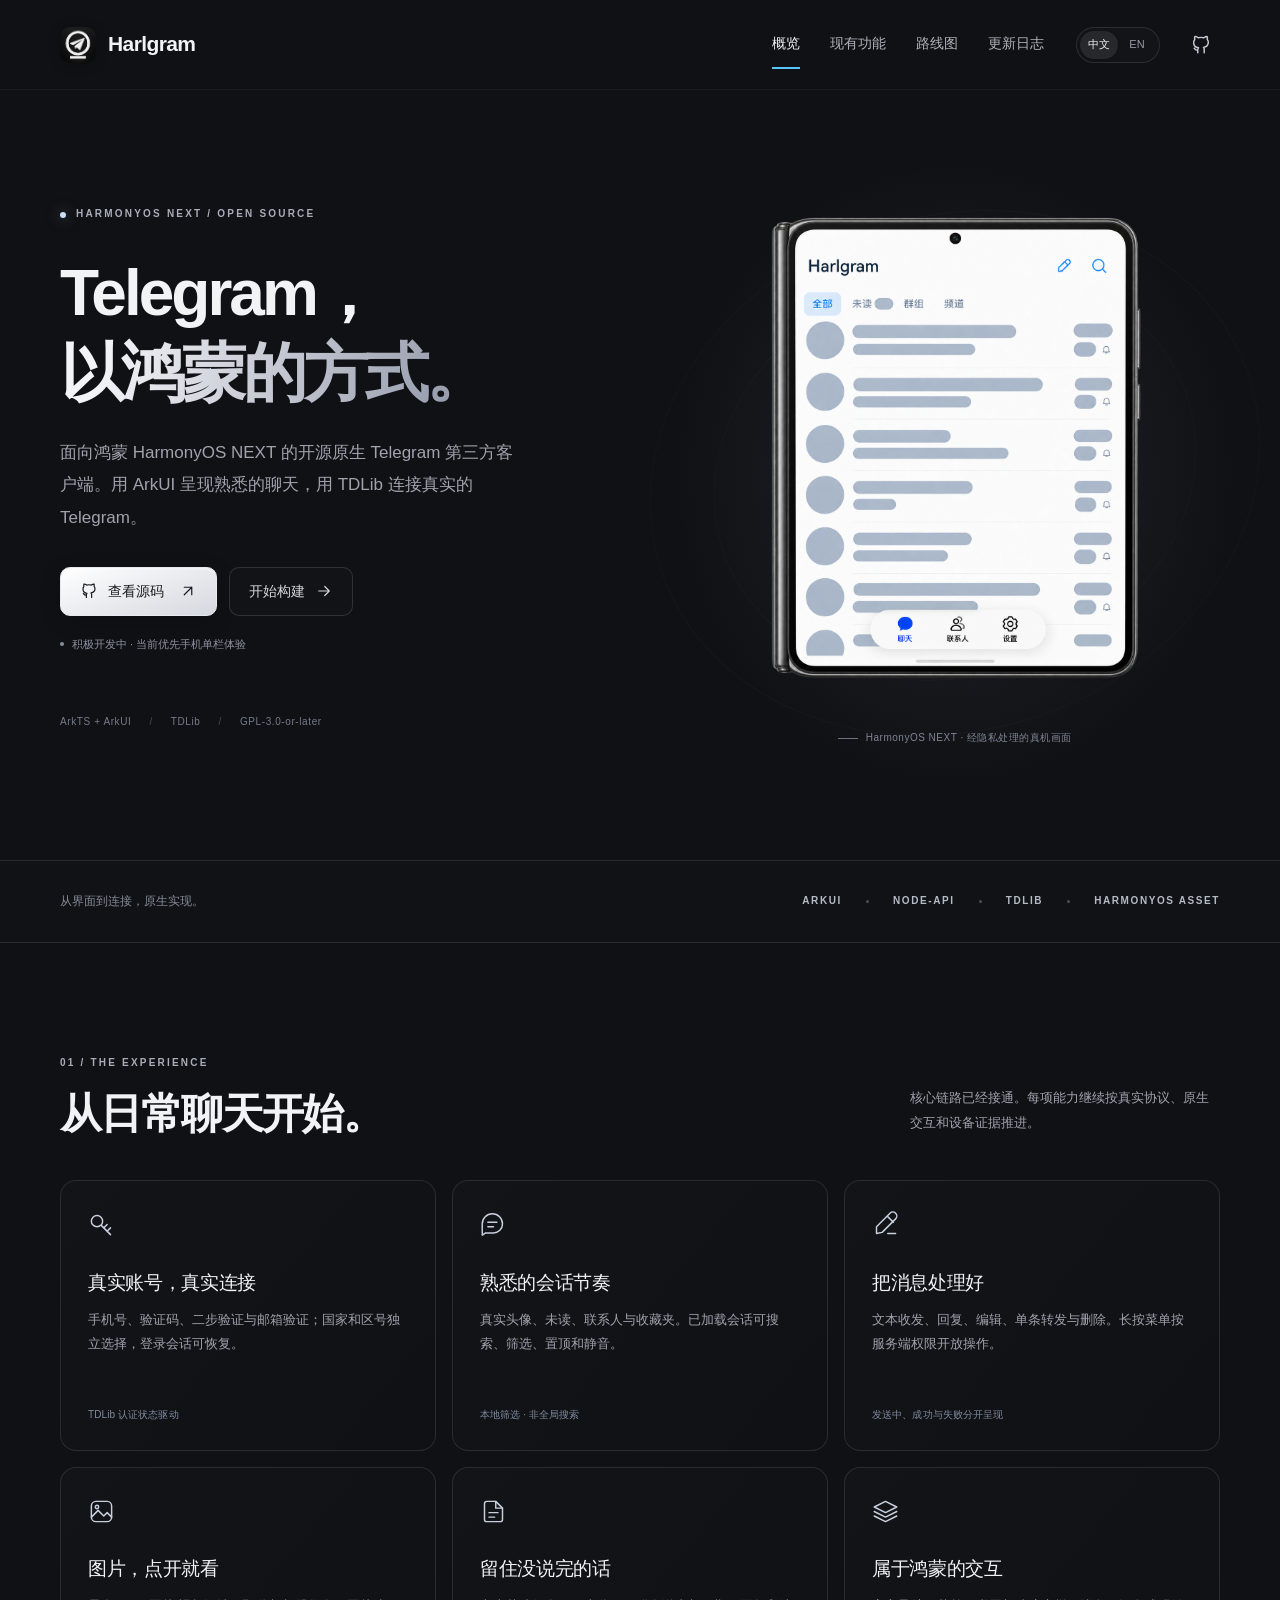
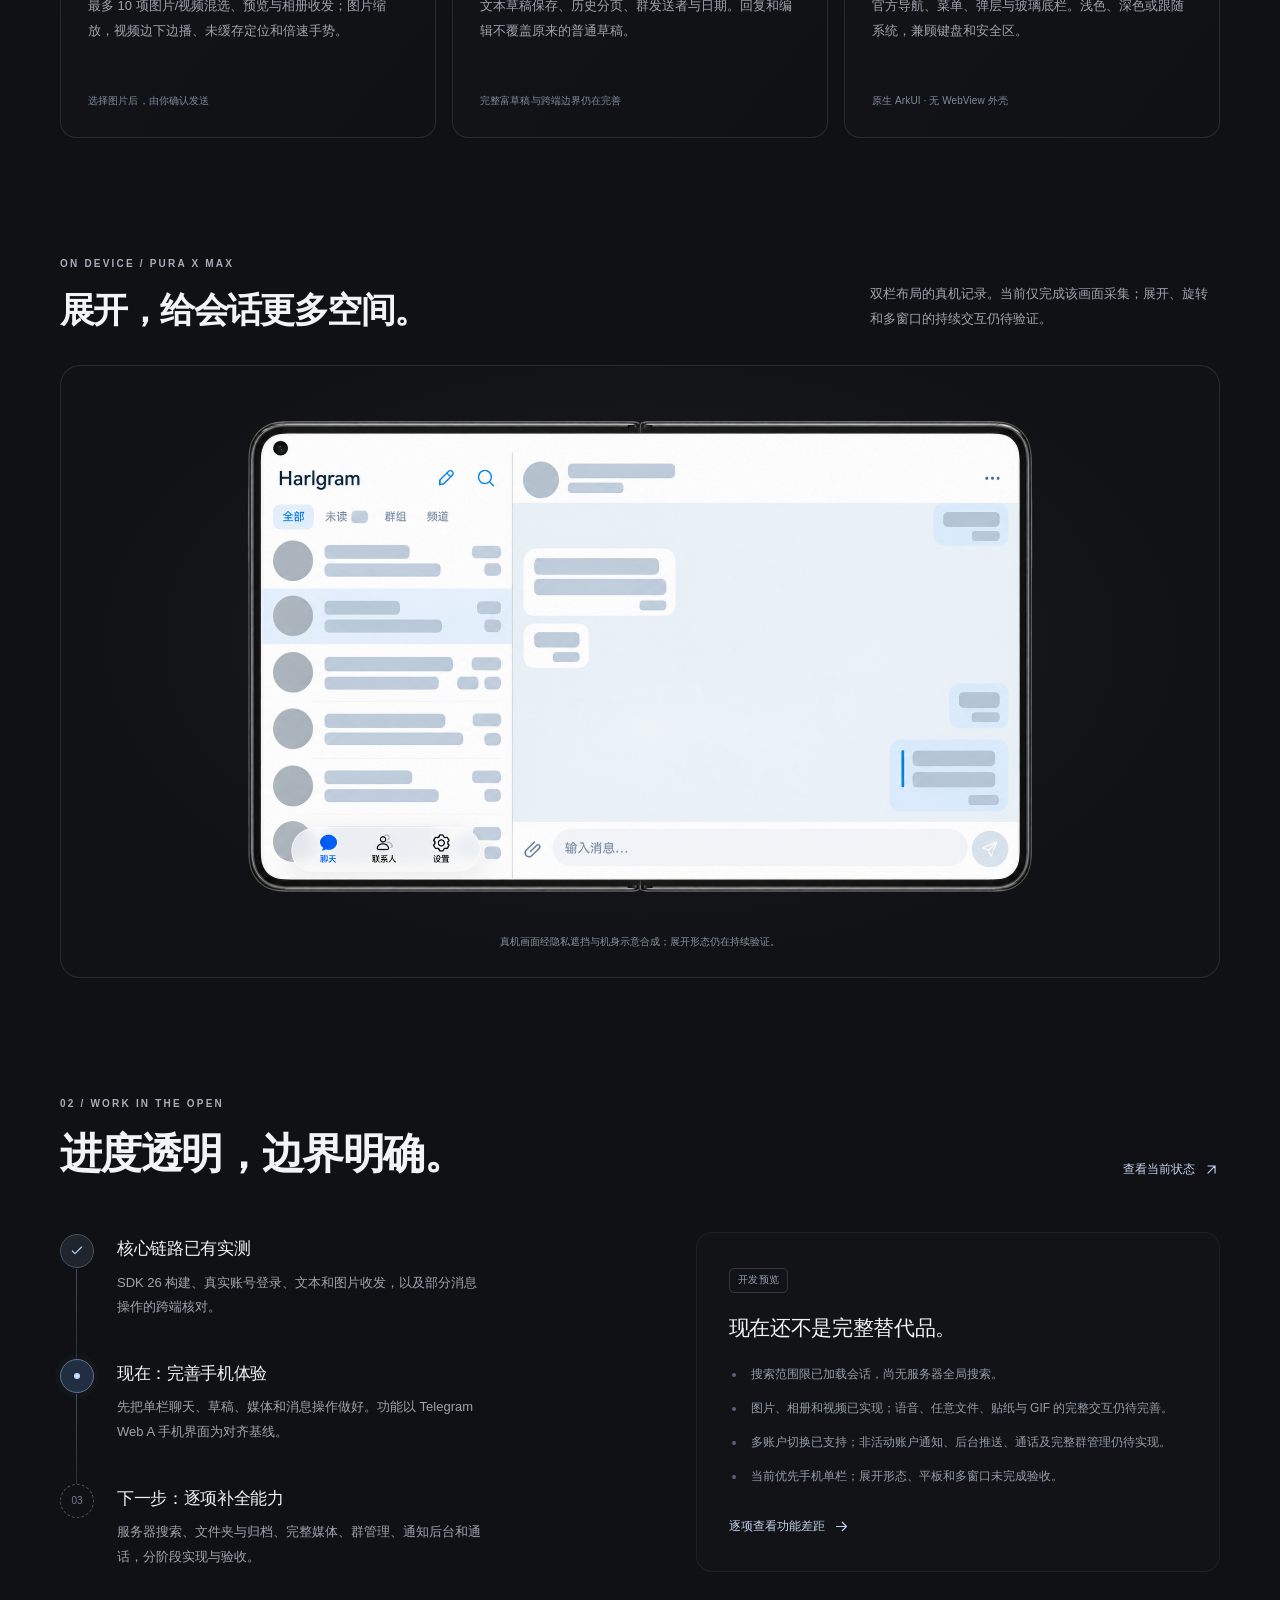
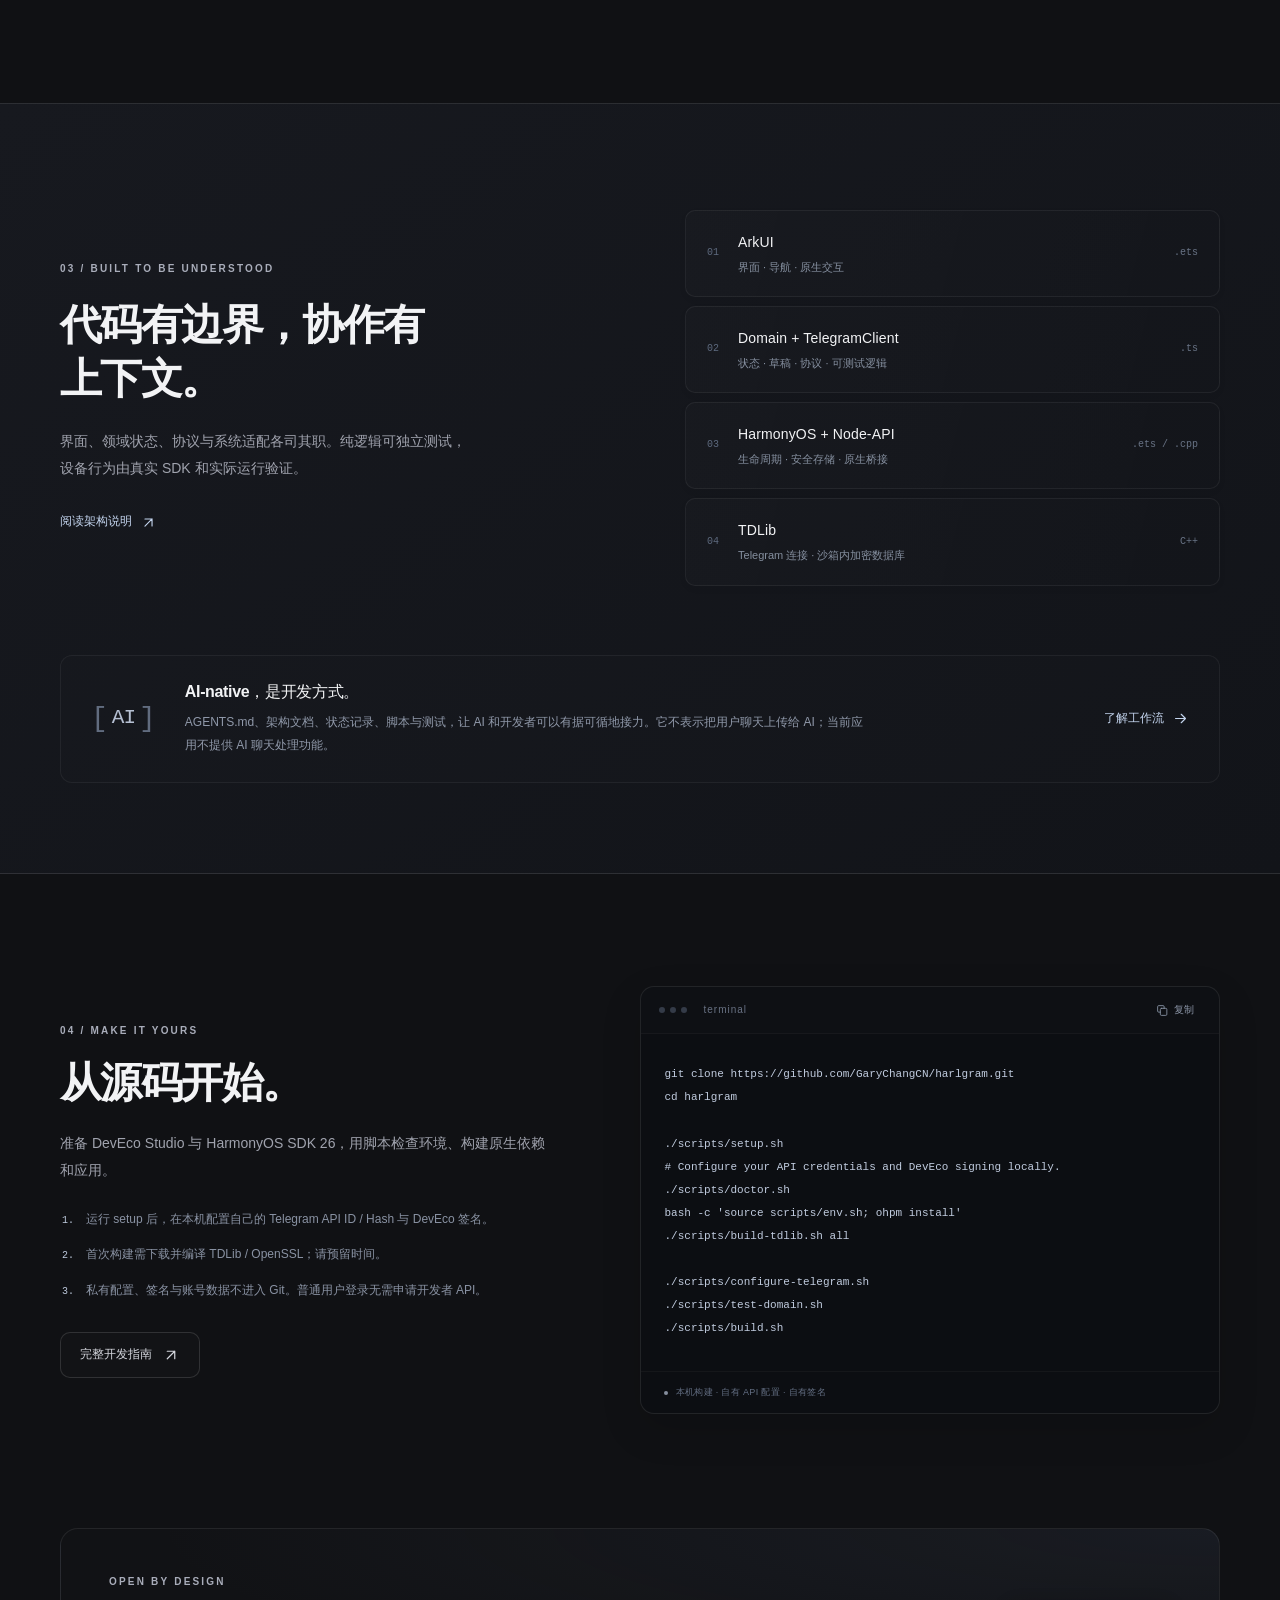
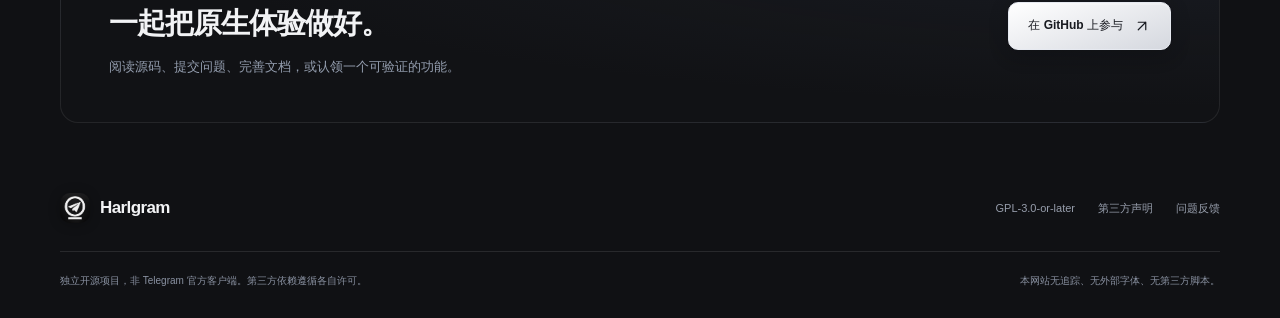
<file: website/index.html>
<!doctype html>
<html lang="zh-CN">
<head>
  <meta charset="utf-8">
  <meta name="viewport" content="width=device-width, initial-scale=1">
  <meta name="theme-color" content="#101114">
  <meta name="description" content="Harlgram 是开源的鸿蒙 HarmonyOS NEXT 原生 Telegram 第三方客户端，基于 ArkUI + TDLib，持续开发中。查看功能进度、界面预览和源码构建指南。">
  <meta property="og:type" content="website">
  <meta property="og:title" content="Harlgram｜鸿蒙 HarmonyOS NEXT 原生 Telegram 客户端">
  <meta property="og:description" content="Harlgram 是开源的鸿蒙 HarmonyOS NEXT 原生 Telegram 第三方客户端，基于 ArkUI + TDLib，持续开发中。查看功能进度、界面预览和源码构建指南。">
  <meta property="og:url" content="https://garychangcn.github.io/harlgram/">
  <meta property="og:image" content="https://garychangcn.github.io/harlgram/assets/icon.png">
  <title>Harlgram｜鸿蒙 HarmonyOS NEXT 原生 Telegram 客户端</title>
  <link rel="canonical" href="https://garychangcn.github.io/harlgram/">
  <link rel="sitemap" type="application/xml" href="https://garychangcn.github.io/harlgram/sitemap.xml">
  <link rel="icon" href="assets/icon.png" type="image/png">
  <link rel="stylesheet" href="styles.css">
  <script src="app.js" defer></script>
</head>
<body>
  <a class="skip-link" href="#main" data-i18n="skip">跳至内容</a>
  <svg class="icon-library" xmlns="http://www.w3.org/2000/svg" aria-hidden="true">
    <symbol id="arrow" viewBox="0 0 24 24"><path d="M5 12h14M13 6l6 6-6 6"/></symbol>
    <symbol id="external" viewBox="0 0 24 24"><path d="M7 17 17 7M7 7h10v10"/></symbol>
    <symbol id="github" viewBox="0 0 24 24"><path d="M8.5 20.5v-3c-3 .6-3-1.5-4-2m11 5v-3.8c0-1-.3-1.7-.8-2.1 2.6-.3 5.3-1.2 5.3-5.8A4.5 4.5 0 0 0 18.8 6c.1-.4.5-1.9-.1-3.2 0 0-1.1-.4-3.6 1.3a12 12 0 0 0-6.2 0C6.4 2.4 5.3 2.8 5.3 2.8 4.7 4.1 5.1 5.6 5.2 6A4.5 4.5 0 0 0 4 9.3c0 4.6 2.7 5.5 5.3 5.8-.5.4-.8 1.1-.8 2.1"/></symbol>
    <symbol id="chat" viewBox="0 0 24 24"><path d="M20 11.5a8 8 0 0 1-8 8H5l-3 2v-10a9 9 0 0 1 18 0Z"/><path d="M7 10h8M7 14h5"/></symbol>
    <symbol id="key" viewBox="0 0 24 24"><circle cx="8" cy="9" r="5"/><path d="m12 13 8 8m-3-3 3-3m-6 0 3-3"/></symbol>
    <symbol id="edit" viewBox="0 0 24 24"><path d="m14 5 5 5M4 20l5-1 12-12a2 2 0 0 0-5-5L4 14v6ZM14 20h7"/></symbol>
    <symbol id="photo" viewBox="0 0 24 24"><rect x="3" y="3" width="18" height="18" rx="4"/><circle cx="8" cy="8" r="1.5"/><path d="m3 17 6-6 5 5 3-3 4 4"/></symbol>
    <symbol id="draft" viewBox="0 0 24 24"><path d="M14 3H6a2 2 0 0 0-2 2v14a2 2 0 0 0 2 2h12a2 2 0 0 0 2-2V9l-6-6Z"/><path d="M14 3v6h6M8 13h8M8 17h5"/></symbol>
    <symbol id="layers" viewBox="0 0 24 24"><path d="m12 3 10 5-10 5L2 8l10-5Zm-10 9 10 5 10-5M2 16l10 5 10-5"/></symbol>
    <symbol id="check" viewBox="0 0 24 24"><path d="m5 12 4 4L19 6"/></symbol>
    <symbol id="copy" viewBox="0 0 24 24"><rect x="8" y="8" width="12" height="13" rx="2"/><path d="M15 8V5a2 2 0 0 0-2-2H5a2 2 0 0 0-2 2v8a2 2 0 0 0 2 2h3"/></symbol>
  </svg>

  <header class="site-header">
    <div class="container header-inner">
      <a class="brand" href="#" aria-label="Harlgram"><img src="assets/icon.png" width="36" height="36" alt=""><span>Harlgram</span></a>
      <nav class="main-nav" aria-label="项目导航" data-i18n-aria="navigation">
        <a href="index.html" data-i18n="nav.home" aria-current="page">概览</a>
        <a href="features.html" data-i18n="nav.features">现有功能</a>
        <a href="roadmap.html" data-i18n="nav.roadmap">路线图</a>
        <a href="changelog.html" data-i18n="nav.changelog">更新日志</a>
      </nav>
      <div class="header-actions">
        <div class="language-switch" role="group" aria-label="语言 / Language">
          <button type="button" data-language="zh" aria-pressed="true">中文</button>
          <button type="button" data-language="en" aria-pressed="false" lang="en">EN</button>
        </div>
        <a class="github-icon" href="https://github.com/GaryChangCN/harlgram" aria-label="GitHub"><svg><use href="#github"/></svg></a>
      </div>
    </div>
  </header>

  <main id="main">
    <section class="hero container" aria-labelledby="hero-title">
      <div class="hero-copy">
        <p class="eyebrow"><span class="status-dot"></span> HARMONYOS NEXT / OPEN SOURCE</p>
        <h1 id="hero-title"><span data-i18n="hero.title1">Telegram，</span><br><span class="silver-text" data-i18n="hero.title2">以鸿蒙的方式。</span></h1>
        <p class="hero-description" data-i18n="hero.description">面向鸿蒙 HarmonyOS NEXT 的开源原生 Telegram 第三方客户端。用 ArkUI 呈现熟悉的聊天，用 TDLib 连接真实的 Telegram。</p>
        <div class="hero-actions">
          <a class="button button-primary" href="https://github.com/GaryChangCN/harlgram"><svg><use href="#github"/></svg><span data-i18n="hero.source">查看源码</span><svg class="button-arrow"><use href="#external"/></svg></a>
          <a class="button button-secondary" href="#develop"><span data-i18n="hero.build">开始构建</span><svg><use href="#arrow"/></svg></a>
        </div>
        <p class="hero-note"><span class="small-dot"></span><span data-i18n="hero.note">积极开发中 · 当前优先手机单栏体验</span></p>
        <div class="hero-stack" aria-label="技术栈 / Technology stack"><span>ArkTS + ArkUI</span><span>TDLib</span><span>GPL-3.0-or-later</span></div>
      </div>
      <figure class="hero-visual">
        <div class="orbit orbit-one" aria-hidden="true"></div><div class="orbit orbit-two" aria-hidden="true"></div>
        <div class="phone-shell"><img class="app-screen" src="assets/app-phone.png" fetchpriority="high" alt="Harlgram 手机单栏真机画面，隐私遮挡并合成 Pura X Max 机身示意" data-i18n-alt="hero.screenshot"></div>
        <figcaption><span class="caption-line"></span><span data-i18n="hero.caption">HarmonyOS NEXT · 经隐私处理的真机画面</span></figcaption>
      </figure>
    </section>

    <div class="foundation-strip">
      <div class="container foundation-inner"><p data-i18n="foundation.label">从界面到连接，原生实现。</p><div><span>ARKUI</span><i></i><span>NODE-API</span><i></i><span>TDLIB</span><i></i><span>HARMONYOS ASSET</span></div></div>
    </div>

    <section class="section container" id="features" aria-labelledby="features-title">
      <div class="section-heading"><div><p class="eyebrow">01 / THE EXPERIENCE</p><h2 id="features-title" data-i18n="features.title">从日常聊天开始。</h2></div><p data-i18n="features.intro">核心链路已经接通。每项能力继续按真实协议、原生交互和设备证据推进。</p></div>
      <div class="features-grid">
        <article class="feature-card"><svg class="feature-icon"><use href="#key"/></svg><h3 data-i18n="feature.auth.title">真实账号，真实连接</h3><p data-i18n="feature.auth.text">手机号、验证码、二步验证与邮箱验证；国家和区号独立选择，登录会话可恢复。</p><span class="feature-detail" data-i18n="feature.auth.detail">TDLib 认证状态驱动</span></article>
        <article class="feature-card"><svg class="feature-icon"><use href="#chat"/></svg><h3 data-i18n="feature.chats.title">熟悉的会话节奏</h3><p data-i18n="feature.chats.text">真实头像、未读、联系人与收藏夹。已加载会话可搜索、筛选、置顶和静音。</p><span class="feature-detail" data-i18n="feature.chats.detail">本地筛选 · 非全局搜索</span></article>
        <article class="feature-card"><svg class="feature-icon"><use href="#edit"/></svg><h3 data-i18n="feature.messages.title">把消息处理好</h3><p data-i18n="feature.messages.text">文本收发、回复、编辑、单条转发与删除。长按菜单按服务端权限开放操作。</p><span class="feature-detail" data-i18n="feature.messages.detail">发送中、成功与失败分开呈现</span></article>
        <article class="feature-card"><svg class="feature-icon"><use href="#photo"/></svg><h3 data-i18n="feature.photos.title">图片，点开就看</h3><p data-i18n="feature.photos.text">最多 10 项图片/视频混选、预览与相册收发；图片缩放，视频边下边播、未缓存定位和倍速手势。</p><span class="feature-detail" data-i18n="feature.photos.detail">选择图片后，由你确认发送</span></article>
        <article class="feature-card"><svg class="feature-icon"><use href="#draft"/></svg><h3 data-i18n="feature.drafts.title">留住没说完的话</h3><p data-i18n="feature.drafts.text">文本草稿保存、历史分页、群发送者与日期。回复和编辑不覆盖原来的普通草稿。</p><span class="feature-detail" data-i18n="feature.drafts.detail">完整富草稿与跨端边界仍在完善</span></article>
        <article class="feature-card"><svg class="feature-icon"><use href="#layers"/></svg><h3 data-i18n="feature.native.title">属于鸿蒙的交互</h3><p data-i18n="feature.native.text">官方导航、菜单、弹层与玻璃底栏。浅色、深色或跟随系统，兼顾键盘和安全区。</p><span class="feature-detail" data-i18n="feature.native.detail">原生 ArkUI · 无 WebView 外壳</span></article>
      </div>
    </section>

    <section class="section container device-section" aria-labelledby="device-title">
      <div class="device-heading"><div><p class="eyebrow">ON DEVICE / PURA X MAX</p><h2 id="device-title" data-i18n="device.title">展开，给会话更多空间。</h2></div><p data-i18n="device.text">双栏布局的真机记录。当前仅完成该画面采集；展开、旋转和多窗口的持续交互仍待验证。</p></div>
      <figure class="unfolded-figure"><img src="assets/app-unfolded.png" loading="lazy" alt="Harlgram 展开双栏真机画面，隐私遮挡并合成 Pura X Max 机身示意" data-i18n-alt="device.screenshot"><figcaption data-i18n="device.caption">真机画面经隐私遮挡与机身示意合成；展开形态仍在持续验证。</figcaption></figure>
    </section>

    <section class="section container" id="progress" aria-labelledby="progress-title">
      <div class="section-heading"><div><p class="eyebrow">02 / WORK IN THE OPEN</p><h2 id="progress-title" data-i18n="progress.title">进度透明，边界明确。</h2></div><a class="text-link" href="https://github.com/GaryChangCN/harlgram/blob/main/docs/STATUS.md"><span data-i18n="progress.status">查看当前状态</span><svg><use href="#external"/></svg></a></div>
      <div class="progress-layout">
        <div class="milestones">
          <div class="milestone"><span class="milestone-marker"><svg><use href="#check"/></svg></span><div><h3 data-i18n="progress.one.title">核心链路已有实测</h3><p data-i18n="progress.one.text">SDK 26 构建、真实账号登录、文本和图片收发，以及部分消息操作的跨端核对。</p></div></div>
          <div class="milestone"><span class="milestone-marker marker-current"><span></span></span><div><h3 data-i18n="progress.two.title">现在：完善手机体验</h3><p data-i18n="progress.two.text">先把单栏聊天、草稿、媒体和消息操作做好。功能以 Telegram Web A 手机界面为对齐基线。</p></div></div>
          <div class="milestone"><span class="milestone-marker marker-next">03</span><div><h3 data-i18n="progress.three.title">下一步：逐项补全能力</h3><p data-i18n="progress.three.text">服务器搜索、文件夹与归档、完整媒体、群管理、通知后台和通话，分阶段实现与验收。</p></div></div>
        </div>
        <aside class="limits-card"><span class="outline-tag" data-i18n="limits.badge">开发预览</span><h3 data-i18n="limits.title">现在还不是完整替代品。</h3><ul><li data-i18n="limits.search">搜索范围限已加载会话，尚无服务器全局搜索。</li><li data-i18n="limits.media">图片、相册和视频已实现；语音、任意文件、贴纸与 GIF 的完整交互仍待完善。</li><li data-i18n="limits.platform">多账户切换已支持；非活动账户通知、后台推送、通话及完整群管理仍待实现。</li><li data-i18n="limits.device">当前优先手机单栏；展开形态、平板和多窗口未完成验收。</li></ul><a class="text-link" href="https://github.com/GaryChangCN/harlgram/blob/main/docs/TELEGRAM_WEB_PARITY.md"><span data-i18n="limits.link">逐项查看功能差距</span><svg><use href="#arrow"/></svg></a></aside>
      </div>
    </section>

    <section class="engineering-section" id="engineering" aria-labelledby="engineering-title">
      <div class="container engineering-layout">
        <div class="engineering-copy"><p class="eyebrow">03 / BUILT TO BE UNDERSTOOD</p><h2 id="engineering-title" data-i18n="engineering.title">代码有边界，协作有上下文。</h2><p data-i18n="engineering.text">界面、领域状态、协议与系统适配各司其职。纯逻辑可独立测试，设备行为由真实 SDK 和实际运行验证。</p><a class="text-link" href="https://github.com/GaryChangCN/harlgram/blob/main/docs/ARCHITECTURE.md"><span data-i18n="engineering.link">阅读架构说明</span><svg><use href="#external"/></svg></a></div>
        <div class="architecture" role="list" aria-label="架构分层" data-i18n-aria="engineering.diagram">
          <div class="architecture-layer" role="listitem"><span class="layer-index">01</span><div><strong>ArkUI</strong><span data-i18n="architecture.ui">界面 · 导航 · 原生交互</span></div><span class="layer-file">.ets</span></div>
          <div class="architecture-layer" role="listitem"><span class="layer-index">02</span><div><strong>Domain + TelegramClient</strong><span data-i18n="architecture.domain">状态 · 草稿 · 协议 · 可测试逻辑</span></div><span class="layer-file">.ts</span></div>
          <div class="architecture-layer" role="listitem"><span class="layer-index">03</span><div><strong>HarmonyOS + Node-API</strong><span data-i18n="architecture.platform">生命周期 · 安全存储 · 原生桥接</span></div><span class="layer-file">.ets / .cpp</span></div>
          <div class="architecture-layer" role="listitem"><span class="layer-index">04</span><div><strong>TDLib</strong><span data-i18n="architecture.tdlib">Telegram 连接 · 沙箱内加密数据库</span></div><span class="layer-file">C++</span></div>
        </div>
      </div>
      <div class="container"><div class="ai-card"><div class="ai-mark" aria-hidden="true">[<span>AI</span>]</div><div><h3 data-i18n="ai.title">AI-native，是开发方式。</h3><p data-i18n="ai.text">AGENTS.md、架构文档、状态记录、脚本与测试，让 AI 和开发者可以有据可循地接力。它不表示把用户聊天上传给 AI；当前应用不提供 AI 聊天处理功能。</p></div><a class="text-link" href="https://github.com/GaryChangCN/harlgram/blob/main/docs/AI_WORKFLOW.md"><span data-i18n="ai.link">了解工作流</span><svg><use href="#arrow"/></svg></a></div></div>
    </section>

    <section class="section container develop-layout" id="develop" aria-labelledby="develop-title">
      <div class="develop-copy"><p class="eyebrow">04 / MAKE IT YOURS</p><h2 id="develop-title" data-i18n="develop.title">从源码开始。</h2><p data-i18n="develop.text">准备 DevEco Studio 与 HarmonyOS SDK 26，用脚本检查环境、构建原生依赖和应用。</p><ol class="setup-notes"><li data-i18n="develop.config">运行 setup 后，在本机配置自己的 Telegram API ID / Hash 与 DevEco 签名。</li><li data-i18n="develop.native">首次构建需下载并编译 TDLib / OpenSSL；请预留时间。</li><li data-i18n="develop.safety">私有配置、签名与账号数据不进入 Git。普通用户登录无需申请开发者 API。</li></ol><a class="button button-secondary" href="https://github.com/GaryChangCN/harlgram/blob/main/docs/DEVELOPMENT.md"><span data-i18n="develop.guide">完整开发指南</span><svg><use href="#external"/></svg></a></div>
      <div class="terminal"><div class="terminal-header"><div class="terminal-dots" aria-hidden="true"><span></span><span></span><span></span></div><span>terminal</span><button class="copy-button" id="copy-command" type="button" hidden><svg><use href="#copy"/></svg><span data-i18n="develop.copy">复制</span></button></div><pre tabindex="0" aria-label="开发命令" data-i18n-aria="develop.commands"><code id="build-commands">git clone https://github.com/GaryChangCN/harlgram.git
cd harlgram

./scripts/setup.sh
# Configure your API credentials and DevEco signing locally.
./scripts/doctor.sh
bash -c 'source scripts/env.sh; ohpm install'
./scripts/build-tdlib.sh all

./scripts/configure-telegram.sh
./scripts/test-domain.sh
./scripts/build.sh</code></pre><div class="terminal-footer"><span class="small-dot"></span><span data-i18n="develop.footer">本机构建 · 自有 API 配置 · 自有签名</span></div><p id="copy-status" class="sr-only" role="status" aria-live="polite"></p></div>
    </section>

    <section class="container open-source-section" aria-labelledby="open-title"><div><p class="eyebrow">OPEN BY DESIGN</p><h2 id="open-title" data-i18n="open.title">一起把原生体验做好。</h2><p data-i18n="open.text">阅读源码、提交问题、完善文档，或认领一个可验证的功能。</p></div><a class="button button-primary" href="https://github.com/GaryChangCN/harlgram"><span data-i18n="open.link">在 GitHub 上参与</span><svg><use href="#external"/></svg></a></section>
  </main>

  <footer class="site-footer container"><div class="footer-main"><a class="brand" href="#"><img src="assets/icon.png" alt="" width="30" height="30"><span>Harlgram</span></a><div class="footer-links"><a href="https://github.com/GaryChangCN/harlgram/blob/main/LICENSE">GPL-3.0-or-later</a><a href="https://github.com/GaryChangCN/harlgram/blob/main/THIRD_PARTY_NOTICES.md" data-i18n="footer.notices">第三方声明</a><a href="https://github.com/GaryChangCN/harlgram/issues" data-i18n="footer.issues">问题反馈</a></div></div><div class="footer-bottom"><p data-i18n="footer.disclaimer">独立开源项目，非 Telegram 官方客户端。第三方依赖遵循各自许可。</p><p data-i18n="footer.privacy">本网站无追踪、无外部字体、无第三方脚本。</p></div></footer>
</body>
</html>
</file>
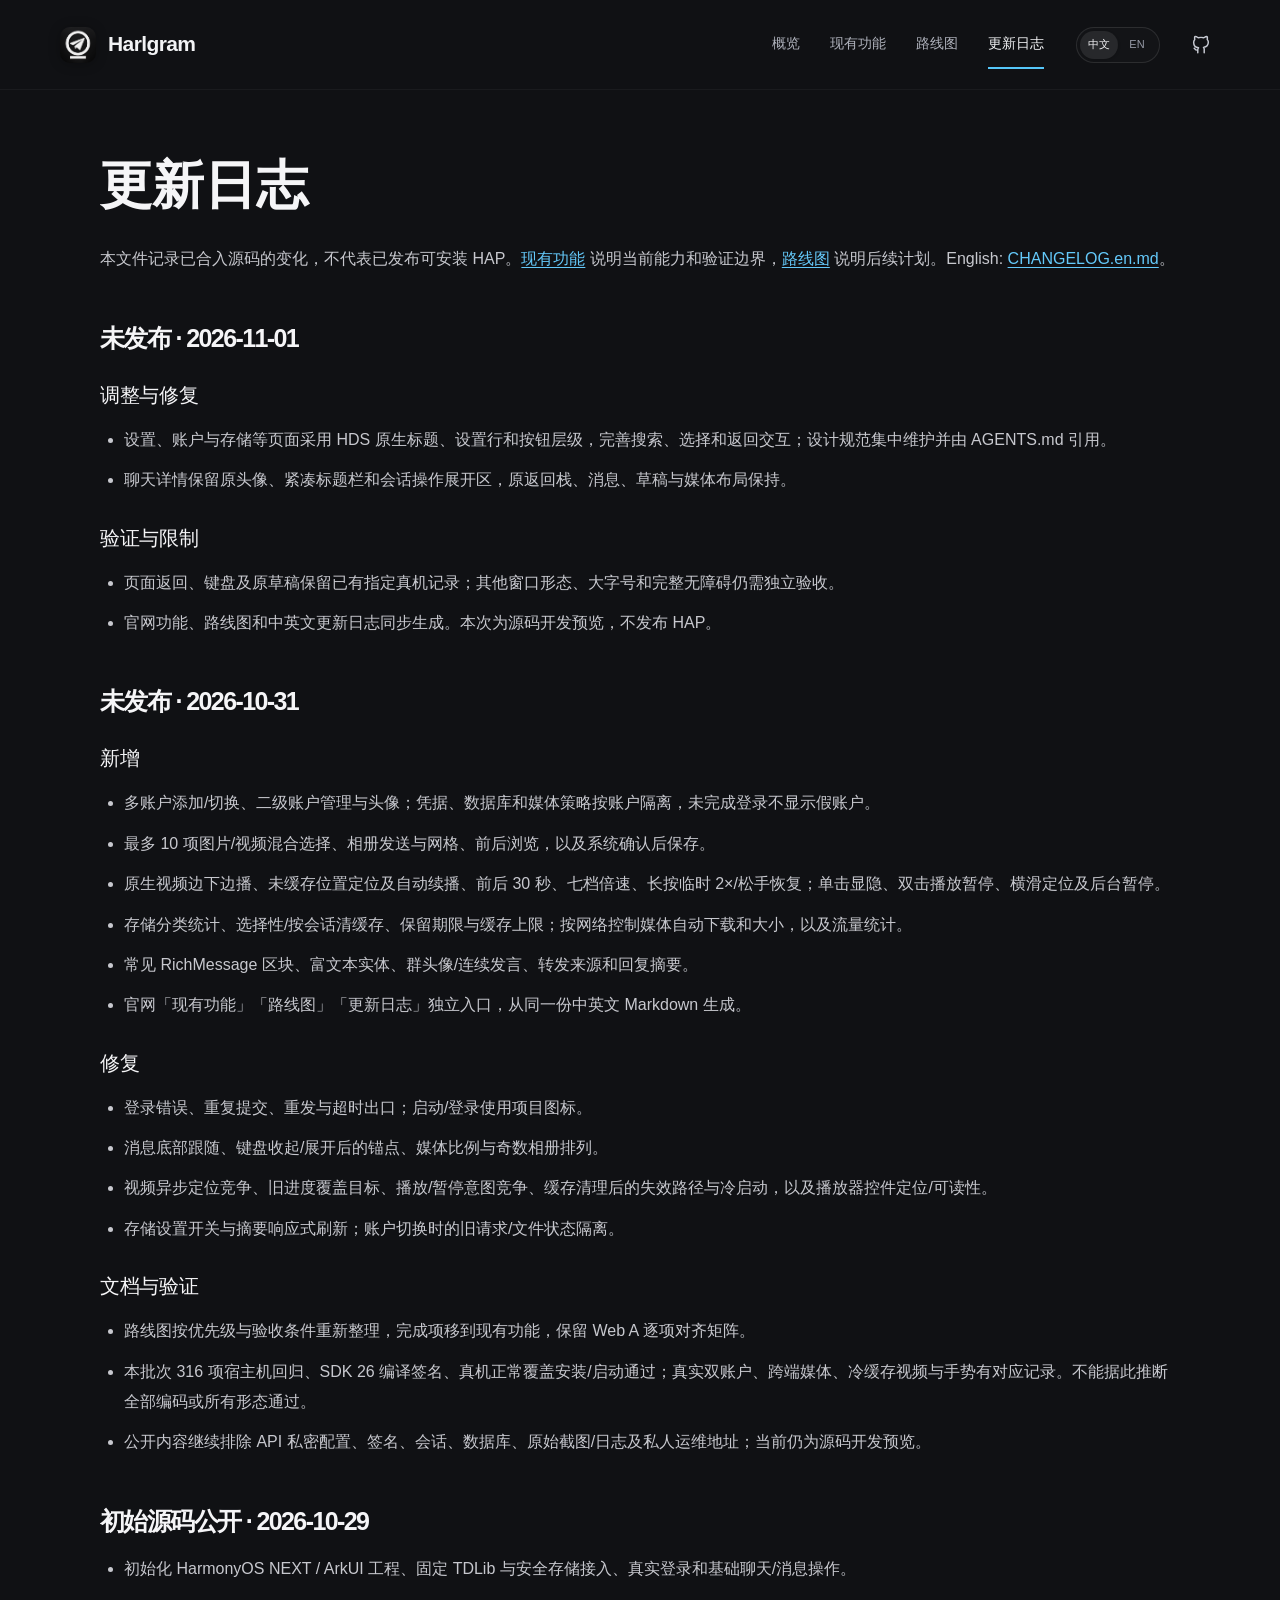
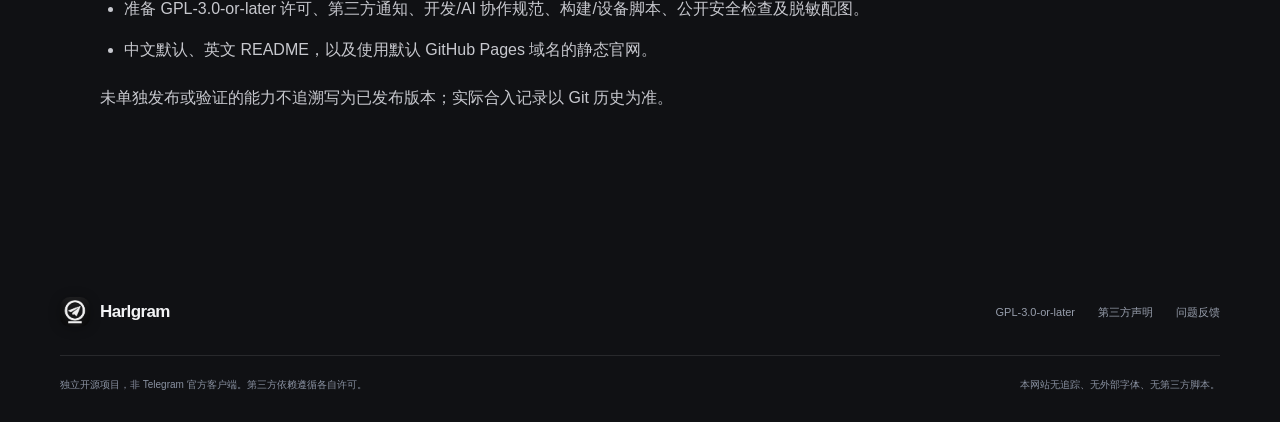
<file: website/changelog.html>
<!doctype html>
<html lang="zh-CN">
<head>
  <meta charset="utf-8">
  <meta name="viewport" content="width=device-width, initial-scale=1">
  <meta name="theme-color" content="#101114">
  <meta name="description" content="Harlgram 更新日志：实现范围、验证与后续计划。">
  <meta property="og:type" content="website">
  <meta property="og:title" content="更新日志 | Harlgram">
  <meta property="og:description" content="Harlgram 更新日志：实现范围、验证与后续计划。">
  <meta property="og:url" content="https://garychangcn.github.io/harlgram/changelog.html">
  <meta property="og:image" content="https://garychangcn.github.io/harlgram/assets/icon.png">
  <title>更新日志 | Harlgram</title>
  <link rel="canonical" href="https://garychangcn.github.io/harlgram/changelog.html">
  <link rel="sitemap" type="application/xml" href="https://garychangcn.github.io/harlgram/sitemap.xml">
  <link rel="icon" href="assets/icon.png" type="image/png">
  <link rel="stylesheet" href="styles.css">
  <script src="app.js" defer></script>
</head>
<body data-page="changelog">
  <a class="skip-link" href="#main" data-i18n="skip">跳至内容</a>
  <svg class="icon-library" xmlns="http://www.w3.org/2000/svg" aria-hidden="true">
    <symbol id="arrow" viewBox="0 0 24 24"><path d="M5 12h14M13 6l6 6-6 6"/></symbol>
    <symbol id="external" viewBox="0 0 24 24"><path d="M7 17 17 7M7 7h10v10"/></symbol>
    <symbol id="github" viewBox="0 0 24 24"><path d="M8.5 20.5v-3c-3 .6-3-1.5-4-2m11 5v-3.8c0-1-.3-1.7-.8-2.1 2.6-.3 5.3-1.2 5.3-5.8A4.5 4.5 0 0 0 18.8 6c.1-.4.5-1.9-.1-3.2 0 0-1.1-.4-3.6 1.3a12 12 0 0 0-6.2 0C6.4 2.4 5.3 2.8 5.3 2.8 4.7 4.1 5.1 5.6 5.2 6A4.5 4.5 0 0 0 4 9.3c0 4.6 2.7 5.5 5.3 5.8-.5.4-.8 1.1-.8 2.1"/></symbol>
    <symbol id="chat" viewBox="0 0 24 24"><path d="M20 11.5a8 8 0 0 1-8 8H5l-3 2v-10a9 9 0 0 1 18 0Z"/><path d="M7 10h8M7 14h5"/></symbol>
    <symbol id="key" viewBox="0 0 24 24"><circle cx="8" cy="9" r="5"/><path d="m12 13 8 8m-3-3 3-3m-6 0 3-3"/></symbol>
    <symbol id="edit" viewBox="0 0 24 24"><path d="m14 5 5 5M4 20l5-1 12-12a2 2 0 0 0-5-5L4 14v6ZM14 20h7"/></symbol>
    <symbol id="photo" viewBox="0 0 24 24"><rect x="3" y="3" width="18" height="18" rx="4"/><circle cx="8" cy="8" r="1.5"/><path d="m3 17 6-6 5 5 3-3 4 4"/></symbol>
    <symbol id="draft" viewBox="0 0 24 24"><path d="M14 3H6a2 2 0 0 0-2 2v14a2 2 0 0 0 2 2h12a2 2 0 0 0 2-2V9l-6-6Z"/><path d="M14 3v6h6M8 13h8M8 17h5"/></symbol>
    <symbol id="layers" viewBox="0 0 24 24"><path d="m12 3 10 5-10 5L2 8l10-5Zm-10 9 10 5 10-5M2 16l10 5 10-5"/></symbol>
    <symbol id="check" viewBox="0 0 24 24"><path d="m5 12 4 4L19 6"/></symbol>
    <symbol id="copy" viewBox="0 0 24 24"><rect x="8" y="8" width="12" height="13" rx="2"/><path d="M15 8V5a2 2 0 0 0-2-2H5a2 2 0 0 0-2 2v8a2 2 0 0 0 2 2h3"/></symbol>
  </svg>

  <header class="site-header">
    <div class="container header-inner">
      <a class="brand" href="index.html" aria-label="Harlgram"><img src="assets/icon.png" width="36" height="36" alt=""><span>Harlgram</span></a>
      <nav class="main-nav" aria-label="项目导航" data-i18n-aria="navigation">
        <a href="index.html" data-i18n="nav.home">概览</a>
        <a href="features.html" data-i18n="nav.features">现有功能</a>
        <a href="roadmap.html" data-i18n="nav.roadmap">路线图</a>
        <a href="changelog.html" aria-current="page" data-i18n="nav.changelog">更新日志</a>
      </nav>
      <div class="header-actions">
        <div class="language-switch" role="group" aria-label="语言 / Language">
          <button type="button" data-language="zh" aria-pressed="true">中文</button>
          <button type="button" data-language="en" aria-pressed="false" lang="en">EN</button>
        </div>
        <a class="github-icon" href="https://github.com/GaryChangCN/harlgram" aria-label="GitHub"><svg><use href="#github"/></svg></a>
      </div>
    </div>
  </header>

  <main id="main" class="doc-layout container">
<article class="doc-content" data-doc-language="zh" lang="zh-CN">
<h1>更新日志</h1>
<p>本文件记录已合入源码的变化，不代表已发布可安装 HAP。<a href="features.html">现有功能</a> 说明当前能力和验证边界，<a href="roadmap.html">路线图</a> 说明后续计划。English: <a href="changelog.html">CHANGELOG.en.md</a>。</p>
<h2>未发布 · 2026-11-01</h2>
<h3>调整与修复</h3>
<ul>
<li>设置、账户与存储等页面采用 HDS 原生标题、设置行和按钮层级，完善搜索、选择和返回交互；设计规范集中维护并由 AGENTS.md 引用。</li>
<li>聊天详情保留原头像、紧凑标题栏和会话操作展开区，原返回栈、消息、草稿与媒体布局保持。</li>
</ul>
<h3>验证与限制</h3>
<ul>
<li>页面返回、键盘及原草稿保留已有指定真机记录；其他窗口形态、大字号和完整无障碍仍需独立验收。</li>
<li>官网功能、路线图和中英文更新日志同步生成。本次为源码开发预览，不发布 HAP。</li>
</ul>
<h2>未发布 · 2026-10-31</h2>
<h3>新增</h3>
<ul>
<li>多账户添加/切换、二级账户管理与头像；凭据、数据库和媒体策略按账户隔离，未完成登录不显示假账户。</li>
<li>最多 10 项图片/视频混合选择、相册发送与网格、前后浏览，以及系统确认后保存。</li>
<li>原生视频边下边播、未缓存位置定位及自动续播、前后 30 秒、七档倍速、长按临时 2×/松手恢复；单击显隐、双击播放暂停、横滑定位及后台暂停。</li>
<li>存储分类统计、选择性/按会话清缓存、保留期限与缓存上限；按网络控制媒体自动下载和大小，以及流量统计。</li>
<li>常见 RichMessage 区块、富文本实体、群头像/连续发言、转发来源和回复摘要。</li>
<li>官网「现有功能」「路线图」「更新日志」独立入口，从同一份中英文 Markdown 生成。</li>
</ul>
<h3>修复</h3>
<ul>
<li>登录错误、重复提交、重发与超时出口；启动/登录使用项目图标。</li>
<li>消息底部跟随、键盘收起/展开后的锚点、媒体比例与奇数相册排列。</li>
<li>视频异步定位竞争、旧进度覆盖目标、播放/暂停意图竞争、缓存清理后的失效路径与冷启动，以及播放器控件定位/可读性。</li>
<li>存储设置开关与摘要响应式刷新；账户切换时的旧请求/文件状态隔离。</li>
</ul>
<h3>文档与验证</h3>
<ul>
<li>路线图按优先级与验收条件重新整理，完成项移到现有功能，保留 Web A 逐项对齐矩阵。</li>
<li>本批次 316 项宿主机回归、SDK 26 编译签名、真机正常覆盖安装/启动通过；真实双账户、跨端媒体、冷缓存视频与手势有对应记录。不能据此推断全部编码或所有形态通过。</li>
<li>公开内容继续排除 API 私密配置、签名、会话、数据库、原始截图/日志及私人运维地址；当前仍为源码开发预览。</li>
</ul>
<h2>初始源码公开 · 2026-10-29</h2>
<ul>
<li>初始化 HarmonyOS NEXT / ArkUI 工程、固定 TDLib 与安全存储接入、真实登录和基础聊天/消息操作。</li>
<li>准备 GPL-3.0-or-later 许可、第三方通知、开发/AI 协作规范、构建/设备脚本、公开安全检查及脱敏配图。</li>
<li>中文默认、英文 README，以及使用默认 GitHub Pages 域名的静态官网。</li>
</ul>
<p>未单独发布或验证的能力不追溯写为已发布版本；实际合入记录以 Git 历史为准。</p>
</article>
<article class="doc-content" data-doc-language="en" lang="en" hidden>
<h1>Changelog</h1>
<p>This records source changes, not an installable HAP release. See <a href="features.html">features</a> for current scope and evidence, and the <a href="roadmap.html">roadmap</a> for plans. <a href="changelog.html">中文</a>.</p>
<h2>Unreleased · 2026-11-01</h2>
<h3>Changed and fixed</h3>
<ul>
<li>HDS native titles, settings rows and button hierarchy for settings, accounts and storage pages, with improved search, selection and back navigation. AGENTS.md links the shared design guidelines.</li>
<li>Chat details retain the original avatar, compact header and expandable conversation actions, preserving navigation, messages, drafts and media layout.</li>
</ul>
<h3>Validation and limitations</h3>
<ul>
<li>Navigation, keyboard handling and original-draft retention have designated-device evidence. Other window forms, large text and complete accessibility require separate validation.</li>
<li>Website features, roadmap and bilingual changelog are regenerated together. This is a source preview, not a HAP release.</li>
</ul>
<h2>Unreleased · 2026-10-31</h2>
<h3>Added</h3>
<ul>
<li>Multiple accounts, nested account manager and avatars; isolated credentials/database/media policy; unfinished logins stay out of the account list.</li>
<li>Up to 10 mixed photos/videos, album sending/grids, browsing and confirmed system export.</li>
<li>Progressive native video, uncached seeking/automatic resume, ±30 seconds, seven speeds and temporary 2× hold with restoration; tap/double-tap/swipe controls and background pause.</li>
<li>Category/per-chat cache management, retention/caps, network-specific media limits and traffic statistics.</li>
<li>Common RichMessage blocks, text entities, group avatars/grouping, forwarding and reply previews.</li>
<li>Dedicated website Features, Roadmap and Changelog navigation, generated from shared bilingual Markdown.</li>
</ul>
<h3>Fixed</h3>
<ul>
<li>Login errors, duplicate submissions, resend/timeout handling and project branding on startup/login.</li>
<li>Message-bottom following, keyboard anchors, media proportions and odd album layouts.</li>
<li>Asynchronous seek/play intent races, stale progress, missing cache paths/cold starts and player-control placement/readability.</li>
<li>Reactive storage settings and stale account/file-update isolation.</li>
</ul>
<h3>Documentation and validation</h3>
<ul>
<li>Prioritized roadmap with acceptance criteria, current capabilities separated from plans, and the detailed Web A matrix retained.</li>
<li>316 host tests, real SDK 26 signed compilation and device update-install/launch passed. Two-account, cross-client media, cold-cache video and gesture evidence is recorded separately. No claim covers every codec/device.</li>
<li>API secrets, signing, sessions, databases, raw screenshots/logs and private deployment addresses remain excluded. This is a source development preview.</li>
</ul>
<h2>Initial source publication · 2026-10-29</h2>
<ul>
<li>Native HarmonyOS NEXT/ArkUI foundation, pinned TDLib/security integration, real authentication and basic chats/message actions.</li>
<li>GPL-3.0-or-later, dependency notices, development/AI handoff docs, build/device scripts, public-file checks and redacted illustrations.</li>
<li>Chinese-default/English README and static website on the default GitHub Pages domain.</li>
</ul>
<p>Unreleased or unverified features are not retroactively labeled released; Git history is authoritative for actual merges.</p>
</article>
  </main>
  <footer class="site-footer container"><div class="footer-main"><a class="brand" href="index.html"><img src="assets/icon.png" alt="" width="30" height="30"><span>Harlgram</span></a><div class="footer-links"><a href="https://github.com/GaryChangCN/harlgram/blob/main/LICENSE">GPL-3.0-or-later</a><a href="https://github.com/GaryChangCN/harlgram/blob/main/THIRD_PARTY_NOTICES.md" data-i18n="footer.notices">第三方声明</a><a href="https://github.com/GaryChangCN/harlgram/issues" data-i18n="footer.issues">问题反馈</a></div></div><div class="footer-bottom"><p data-i18n="footer.disclaimer">独立开源项目，非 Telegram 官方客户端。第三方依赖遵循各自许可。</p><p data-i18n="footer.privacy">本网站无追踪、无外部字体、无第三方脚本。</p></div></footer>
</body>
</html>
</file>
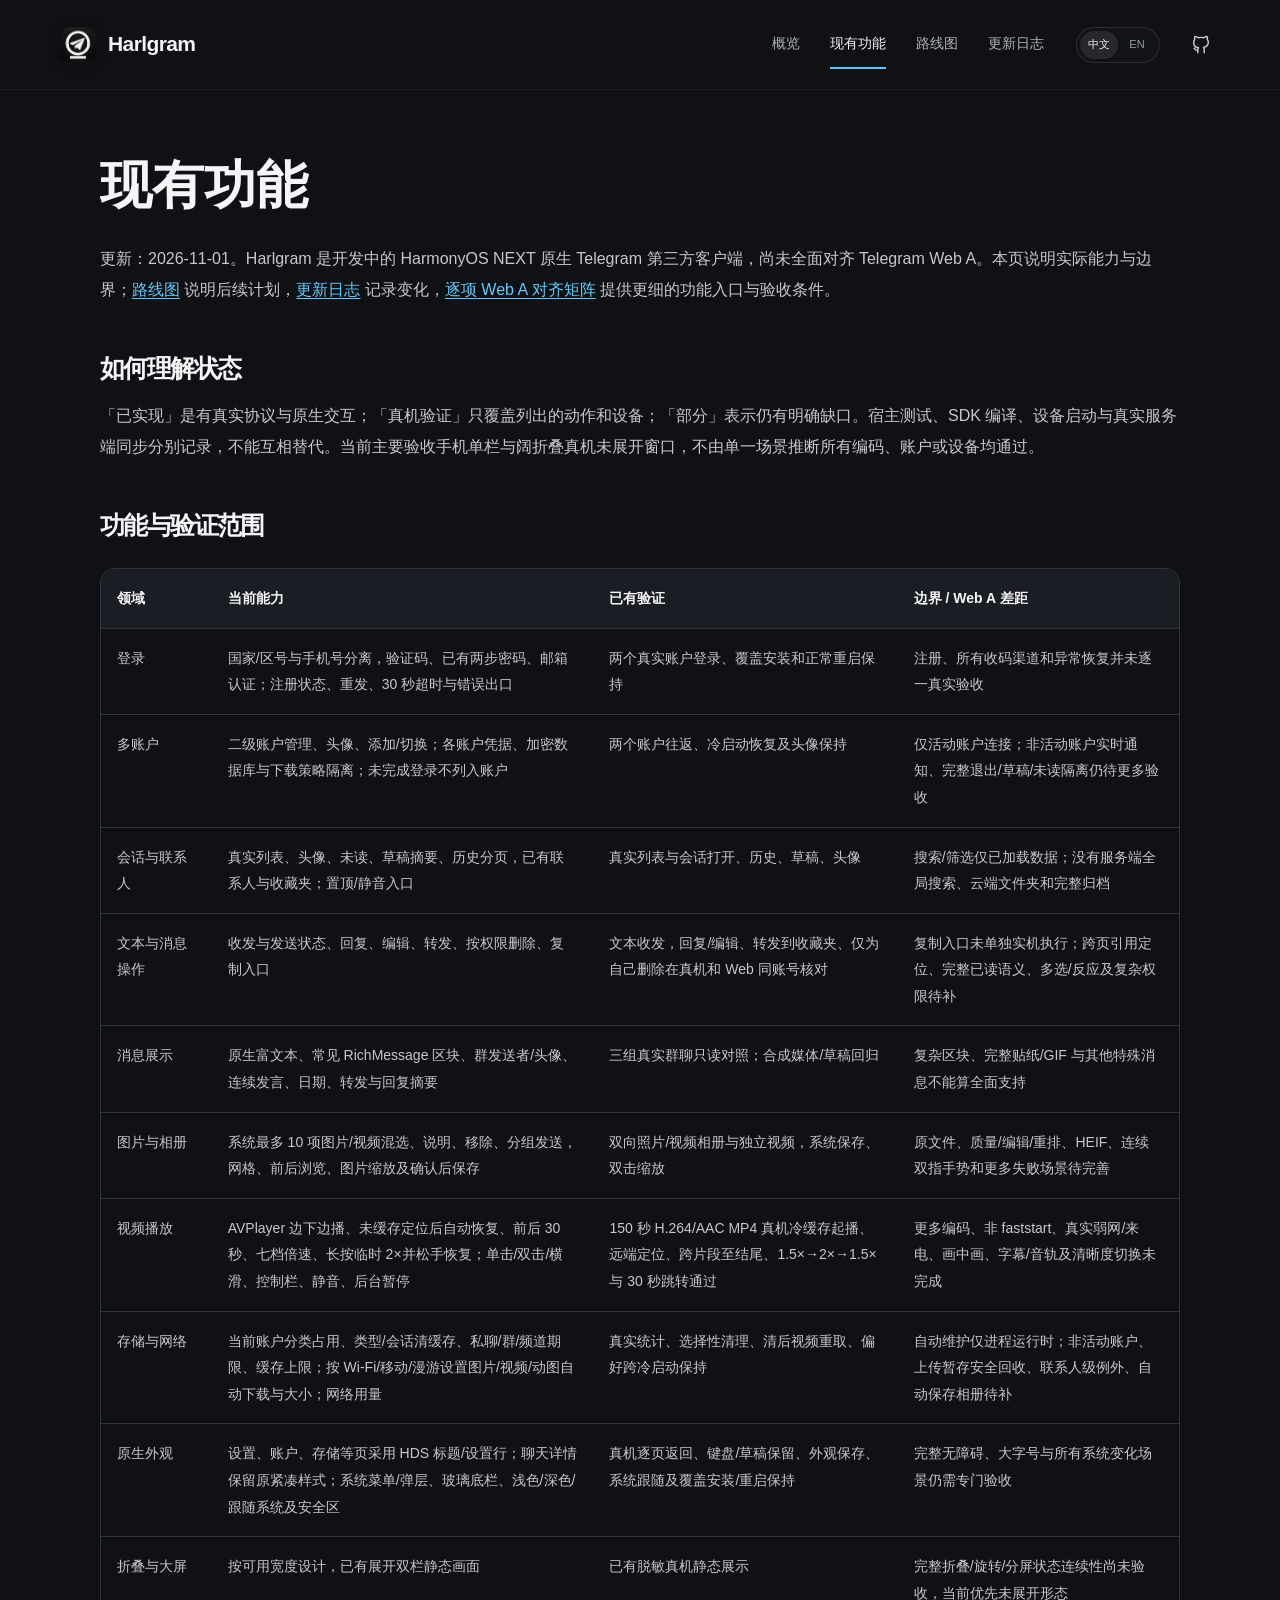
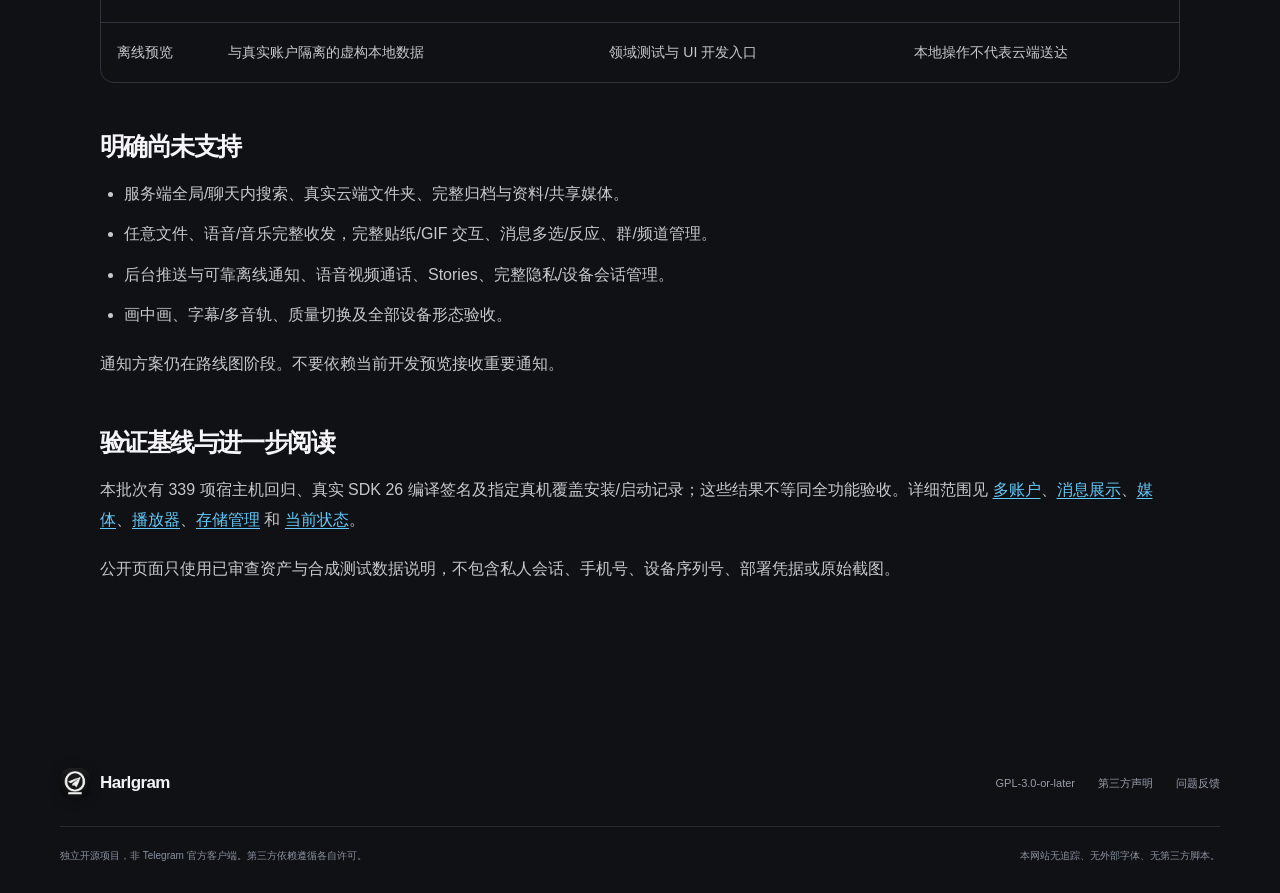
<file: website/features.html>
<!doctype html>
<html lang="zh-CN">
<head>
  <meta charset="utf-8">
  <meta name="viewport" content="width=device-width, initial-scale=1">
  <meta name="theme-color" content="#101114">
  <meta name="description" content="Harlgram 现有功能：实现范围、验证与后续计划。">
  <meta property="og:type" content="website">
  <meta property="og:title" content="现有功能 | Harlgram">
  <meta property="og:description" content="Harlgram 现有功能：实现范围、验证与后续计划。">
  <meta property="og:url" content="https://garychangcn.github.io/harlgram/features.html">
  <meta property="og:image" content="https://garychangcn.github.io/harlgram/assets/icon.png">
  <title>现有功能 | Harlgram</title>
  <link rel="canonical" href="https://garychangcn.github.io/harlgram/features.html">
  <link rel="sitemap" type="application/xml" href="https://garychangcn.github.io/harlgram/sitemap.xml">
  <link rel="icon" href="assets/icon.png" type="image/png">
  <link rel="stylesheet" href="styles.css">
  <script src="app.js" defer></script>
</head>
<body data-page="features">
  <a class="skip-link" href="#main" data-i18n="skip">跳至内容</a>
  <svg class="icon-library" xmlns="http://www.w3.org/2000/svg" aria-hidden="true">
    <symbol id="arrow" viewBox="0 0 24 24"><path d="M5 12h14M13 6l6 6-6 6"/></symbol>
    <symbol id="external" viewBox="0 0 24 24"><path d="M7 17 17 7M7 7h10v10"/></symbol>
    <symbol id="github" viewBox="0 0 24 24"><path d="M8.5 20.5v-3c-3 .6-3-1.5-4-2m11 5v-3.8c0-1-.3-1.7-.8-2.1 2.6-.3 5.3-1.2 5.3-5.8A4.5 4.5 0 0 0 18.8 6c.1-.4.5-1.9-.1-3.2 0 0-1.1-.4-3.6 1.3a12 12 0 0 0-6.2 0C6.4 2.4 5.3 2.8 5.3 2.8 4.7 4.1 5.1 5.6 5.2 6A4.5 4.5 0 0 0 4 9.3c0 4.6 2.7 5.5 5.3 5.8-.5.4-.8 1.1-.8 2.1"/></symbol>
    <symbol id="chat" viewBox="0 0 24 24"><path d="M20 11.5a8 8 0 0 1-8 8H5l-3 2v-10a9 9 0 0 1 18 0Z"/><path d="M7 10h8M7 14h5"/></symbol>
    <symbol id="key" viewBox="0 0 24 24"><circle cx="8" cy="9" r="5"/><path d="m12 13 8 8m-3-3 3-3m-6 0 3-3"/></symbol>
    <symbol id="edit" viewBox="0 0 24 24"><path d="m14 5 5 5M4 20l5-1 12-12a2 2 0 0 0-5-5L4 14v6ZM14 20h7"/></symbol>
    <symbol id="photo" viewBox="0 0 24 24"><rect x="3" y="3" width="18" height="18" rx="4"/><circle cx="8" cy="8" r="1.5"/><path d="m3 17 6-6 5 5 3-3 4 4"/></symbol>
    <symbol id="draft" viewBox="0 0 24 24"><path d="M14 3H6a2 2 0 0 0-2 2v14a2 2 0 0 0 2 2h12a2 2 0 0 0 2-2V9l-6-6Z"/><path d="M14 3v6h6M8 13h8M8 17h5"/></symbol>
    <symbol id="layers" viewBox="0 0 24 24"><path d="m12 3 10 5-10 5L2 8l10-5Zm-10 9 10 5 10-5M2 16l10 5 10-5"/></symbol>
    <symbol id="check" viewBox="0 0 24 24"><path d="m5 12 4 4L19 6"/></symbol>
    <symbol id="copy" viewBox="0 0 24 24"><rect x="8" y="8" width="12" height="13" rx="2"/><path d="M15 8V5a2 2 0 0 0-2-2H5a2 2 0 0 0-2 2v8a2 2 0 0 0 2 2h3"/></symbol>
  </svg>

  <header class="site-header">
    <div class="container header-inner">
      <a class="brand" href="index.html" aria-label="Harlgram"><img src="assets/icon.png" width="36" height="36" alt=""><span>Harlgram</span></a>
      <nav class="main-nav" aria-label="项目导航" data-i18n-aria="navigation">
        <a href="index.html" data-i18n="nav.home">概览</a>
        <a href="features.html" aria-current="page" data-i18n="nav.features">现有功能</a>
        <a href="roadmap.html" data-i18n="nav.roadmap">路线图</a>
        <a href="changelog.html" data-i18n="nav.changelog">更新日志</a>
      </nav>
      <div class="header-actions">
        <div class="language-switch" role="group" aria-label="语言 / Language">
          <button type="button" data-language="zh" aria-pressed="true">中文</button>
          <button type="button" data-language="en" aria-pressed="false" lang="en">EN</button>
        </div>
        <a class="github-icon" href="https://github.com/GaryChangCN/harlgram" aria-label="GitHub"><svg><use href="#github"/></svg></a>
      </div>
    </div>
  </header>

  <main id="main" class="doc-layout container">
<article class="doc-content" data-doc-language="zh" lang="zh-CN">
<h1>现有功能</h1>
<p>更新：2026-11-01。Harlgram 是开发中的 HarmonyOS NEXT 原生 Telegram 第三方客户端，尚未全面对齐 Telegram Web A。本页说明实际能力与边界；<a href="roadmap.html">路线图</a> 说明后续计划，<a href="changelog.html">更新日志</a> 记录变化，<a href="https://github.com/GaryChangCN/harlgram/blob/main/docs/TELEGRAM_WEB_PARITY.md">逐项 Web A 对齐矩阵</a> 提供更细的功能入口与验收条件。</p>
<h2>如何理解状态</h2>
<p>「已实现」是有真实协议与原生交互；「真机验证」只覆盖列出的动作和设备；「部分」表示仍有明确缺口。宿主测试、SDK 编译、设备启动与真实服务端同步分别记录，不能互相替代。当前主要验收手机单栏与阔折叠真机未展开窗口，不由单一场景推断所有编码、账户或设备均通过。</p>
<h2>功能与验证范围</h2>
<div class="doc-table" tabindex="0" role="region" aria-label="功能与计划表"><table>
<thead>
<tr><th scope="col">领域</th><th scope="col">当前能力</th><th scope="col">已有验证</th><th scope="col">边界 / Web A 差距</th></tr>
</thead>
<tbody>
<tr><td>登录</td><td>国家/区号与手机号分离，验证码、已有两步密码、邮箱认证；注册状态、重发、30 秒超时与错误出口</td><td>两个真实账户登录、覆盖安装和正常重启保持</td><td>注册、所有收码渠道和异常恢复并未逐一真实验收</td></tr>
<tr><td>多账户</td><td>二级账户管理、头像、添加/切换；各账户凭据、加密数据库与下载策略隔离；未完成登录不列入账户</td><td>两个账户往返、冷启动恢复及头像保持</td><td>仅活动账户连接；非活动账户实时通知、完整退出/草稿/未读隔离仍待更多验收</td></tr>
<tr><td>会话与联系人</td><td>真实列表、头像、未读、草稿摘要、历史分页，已有联系人与收藏夹；置顶/静音入口</td><td>真实列表与会话打开、历史、草稿、头像</td><td>搜索/筛选仅已加载数据；没有服务端全局搜索、云端文件夹和完整归档</td></tr>
<tr><td>文本与消息操作</td><td>收发与发送状态、回复、编辑、转发、按权限删除、复制入口</td><td>文本收发，回复/编辑、转发到收藏夹、仅为自己删除在真机和 Web 同账号核对</td><td>复制入口未单独实机执行；跨页引用定位、完整已读语义、多选/反应及复杂权限待补</td></tr>
<tr><td>消息展示</td><td>原生富文本、常见 RichMessage 区块、群发送者/头像、连续发言、日期、转发与回复摘要</td><td>三组真实群聊只读对照；合成媒体/草稿回归</td><td>复杂区块、完整贴纸/GIF 与其他特殊消息不能算全面支持</td></tr>
<tr><td>图片与相册</td><td>系统最多 10 项图片/视频混选、说明、移除、分组发送，网格、前后浏览、图片缩放及确认后保存</td><td>双向照片/视频相册与独立视频，系统保存、双击缩放</td><td>原文件、质量/编辑/重排、HEIF、连续双指手势和更多失败场景待完善</td></tr>
<tr><td>视频播放</td><td>AVPlayer 边下边播、未缓存定位后自动恢复、前后 30 秒、七档倍速、长按临时 2×并松手恢复；单击/双击/横滑、控制栏、静音、后台暂停</td><td>150 秒 H.264/AAC MP4 真机冷缓存起播、远端定位、跨片段至结尾、1.5×→2×→1.5×与 30 秒跳转通过</td><td>更多编码、非 faststart、真实弱网/来电、画中画、字幕/音轨及清晰度切换未完成</td></tr>
<tr><td>存储与网络</td><td>当前账户分类占用、类型/会话清缓存、私聊/群/频道期限、缓存上限；按 Wi-Fi/移动/漫游设置图片/视频/动图自动下载与大小；网络用量</td><td>真实统计、选择性清理、清后视频重取、偏好跨冷启动保持</td><td>自动维护仅进程运行时；非活动账户、上传暂存安全回收、联系人级例外、自动保存相册待补</td></tr>
<tr><td>原生外观</td><td>设置、账户、存储等页采用 HDS 标题/设置行；聊天详情保留原紧凑样式；系统菜单/弹层、玻璃底栏、浅色/深色/跟随系统及安全区</td><td>真机逐页返回、键盘/草稿保留、外观保存、系统跟随及覆盖安装/重启保持</td><td>完整无障碍、大字号与所有系统变化场景仍需专门验收</td></tr>
<tr><td>折叠与大屏</td><td>按可用宽度设计，已有展开双栏静态画面</td><td>已有脱敏真机静态展示</td><td>完整折叠/旋转/分屏状态连续性尚未验收，当前优先未展开形态</td></tr>
<tr><td>离线预览</td><td>与真实账户隔离的虚构本地数据</td><td>领域测试与 UI 开发入口</td><td>本地操作不代表云端送达</td></tr>
</tbody>
</table></div>
<h2>明确尚未支持</h2>
<ul>
<li>服务端全局/聊天内搜索、真实云端文件夹、完整归档与资料/共享媒体。</li>
<li>任意文件、语音/音乐完整收发，完整贴纸/GIF 交互、消息多选/反应、群/频道管理。</li>
<li>后台推送与可靠离线通知、语音视频通话、Stories、完整隐私/设备会话管理。</li>
<li>画中画、字幕/多音轨、质量切换及全部设备形态验收。</li>
</ul>
<p>通知方案仍在路线图阶段。不要依赖当前开发预览接收重要通知。</p>
<h2>验证基线与进一步阅读</h2>
<p>本批次有 339 项宿主机回归、真实 SDK 26 编译签名及指定真机覆盖安装/启动记录；这些结果不等同全功能验收。详细范围见 <a href="https://github.com/GaryChangCN/harlgram/blob/main/docs/MULTI_ACCOUNT.md">多账户</a>、<a href="https://github.com/GaryChangCN/harlgram/blob/main/docs/MESSAGE_DISPLAY.md">消息展示</a>、<a href="https://github.com/GaryChangCN/harlgram/blob/main/docs/MEDIA.md">媒体</a>、<a href="https://github.com/GaryChangCN/harlgram/blob/main/docs/VIDEO_PLAYER.md">播放器</a>、<a href="https://github.com/GaryChangCN/harlgram/blob/main/docs/STORAGE_MANAGEMENT.md">存储管理</a> 和 <a href="https://github.com/GaryChangCN/harlgram/blob/main/docs/STATUS.md">当前状态</a>。</p>
<p>公开页面只使用已审查资产与合成测试数据说明，不包含私人会话、手机号、设备序列号、部署凭据或原始截图。</p>
</article>
<article class="doc-content" data-doc-language="en" lang="en" hidden>
<h1>Available features</h1>
<p>Updated: 2026-11-01. Harlgram is an actively developed native third-party Telegram client for HarmonyOS NEXT. It does not yet have full Telegram Web A parity. See the <a href="roadmap.html">roadmap</a>, <a href="changelog.html">changelog</a>, and detailed <a href="https://github.com/GaryChangCN/harlgram/blob/main/docs/TELEGRAM_WEB_PARITY.md">Web A parity matrix</a>.</p>
<h2>Reading the status</h2>
<p>Implemented means real protocol behavior and native interactions exist. Device-verified covers only the named actions and hardware. Partial means known gaps remain. Host tests, SDK builds, device launches, and server synchronization are different evidence. Current acceptance prioritizes the single-column phone and the folded wide-fold device, not every format or device.</p>
<h2>Capabilities and evidence</h2>
<div class="doc-table" tabindex="0" role="region" aria-label="Features and plans table"><table>
<thead>
<tr><th scope="col">Area</th><th scope="col">Available now</th><th scope="col">Evidence</th><th scope="col">Limits / Web A gaps</th></tr>
</thead>
<tbody>
<tr><td>Authentication</td><td>Separate country/calling-code and phone fields, verification code, existing two-step password and email states; registration/resend branches and 30-second errors</td><td>Two real accounts, update installs and normal restart retention</td><td>Not every registration, delivery channel or recovery case has live coverage</td></tr>
<tr><td>Multiple accounts</td><td>Nested account manager with avatars, add/switch, isolated credentials/database/download policies; pending logins stay private</td><td>Round trips between two accounts and cold-start/avatar retention</td><td>Only the active account connects; inactive notifications and full logout/draft/unread isolation need more coverage</td></tr>
<tr><td>Chats and contacts</td><td>Real chats, avatars, unread/draft previews, history paging, existing contacts, Saved Messages, pin/mute entries</td><td>Real navigation, history, drafts and avatars</td><td>Search/filter cover loaded data; no server search, cloud folders or complete archive</td></tr>
<tr><td>Text and actions</td><td>Messaging/send states, reply, edit, forward, permission-aware delete and copy entry</td><td>Device/Web checks for text, reply/edit, forwarding to Saved Messages and delete-for-self</td><td>Copy not independently device-tested; precise cross-page reply navigation, full read semantics, selection/reactions and permissions remain</td></tr>
<tr><td>Message display</td><td>Native entities, common RichMessage blocks, group senders/avatars, grouping, dates, forwarding/reply previews</td><td>Read-only comparisons across three real groups; synthetic media regressions</td><td>Complex blocks and complete sticker/GIF/special-message handling remain incomplete</td></tr>
<tr><td>Photos and albums</td><td>Up to 10 system-selected photos/videos, caption/removal, album sending/grid, browsing, zoom and confirmed export</td><td>Mixed albums in both directions, standalone video, export and double-tap zoom</td><td>Originals, quality/editing/reordering, HEIF, continuous pinch and more failure cases remain</td></tr>
<tr><td>Video player</td><td>Native progressive AVPlayer streaming and uncached seeking/resume; ±30 seconds, seven speeds, temporary 2× hold with rate restoration, tap/double-tap/swipe, controls, mute and background pause</td><td>Cold-cache 150-second H.264/AAC MP4, remote seeks, playback through chunks to completion, 1.5×→2×→1.5× and skip controls on device</td><td>More codecs/non-faststart/weak-network/call-interruption cases, PiP, subtitles/tracks and quality switching remain</td></tr>
<tr><td>Storage and traffic</td><td>Per-active-account category/chat clearing, retention/cap, network-specific photo/video/animation limits, traffic totals</td><td>Real statistics, selective clearing, video re-fetch and preference retention</td><td>Maintenance requires a running process; inactive accounts, upload staging, contact exceptions and automatic gallery saving remain</td></tr>
<tr><td>Native appearance</td><td>HDS titles/settings rows for settings, accounts, storage pages; original compact chat details; system menus/sheets, glass tabs, light/dark/system and safe areas</td><td>Page returns, keyboard/draft retention, appearance persistence and system-following on device</td><td>Complete accessibility, large text and every system scenario need separate validation</td></tr>
<tr><td>Folding and large screens</td><td>Width-based design with an unfolded two-pane static capture</td><td>Privacy-redacted device illustration</td><td>Full folding/rotation/multi-window continuity not accepted; folded form comes first</td></tr>
<tr><td>Offline preview</td><td>Fictional local fixtures isolated from real accounts</td><td>Domain/UI development</td><td>Local changes are not cloud delivery</td></tr>
</tbody>
</table></div>
<h2>Not yet supported</h2>
<ul>
<li>Server global/in-chat search, cloud folders, full archive/profiles/shared media.</li>
<li>Arbitrary files, complete voice/music and sticker/GIF workflows, message selection/reactions, group/channel administration.</li>
<li>Background push/reliable offline alerts, calls, Stories and complete privacy/device-session management.</li>
<li>PiP, subtitles/multiple tracks, quality switching and all device forms.</li>
</ul>
<p>Notifications remain roadmap work. Do not depend on the preview for important notifications.</p>
<h2>Verification baseline</h2>
<p>This batch has 339 host tests, a real SDK 26 signed build, and update-install/launch evidence on the designated device. These are not full-feature acceptance. Details: <a href="https://github.com/GaryChangCN/harlgram/blob/main/docs/MULTI_ACCOUNT.md">accounts</a>, <a href="https://github.com/GaryChangCN/harlgram/blob/main/docs/MESSAGE_DISPLAY.md">display</a>, <a href="https://github.com/GaryChangCN/harlgram/blob/main/docs/MEDIA.md">media</a>, <a href="https://github.com/GaryChangCN/harlgram/blob/main/docs/VIDEO_PLAYER.md">video</a>, <a href="https://github.com/GaryChangCN/harlgram/blob/main/docs/STORAGE_MANAGEMENT.md">storage</a>, <a href="https://github.com/GaryChangCN/harlgram/blob/main/docs/STATUS.md">status</a>.</p>
<p>Public pages use reviewed assets and synthetic-test descriptions only, without private conversations, phone numbers, device serials, deployment credentials or raw screenshots.</p>
</article>
  </main>
  <footer class="site-footer container"><div class="footer-main"><a class="brand" href="index.html"><img src="assets/icon.png" alt="" width="30" height="30"><span>Harlgram</span></a><div class="footer-links"><a href="https://github.com/GaryChangCN/harlgram/blob/main/LICENSE">GPL-3.0-or-later</a><a href="https://github.com/GaryChangCN/harlgram/blob/main/THIRD_PARTY_NOTICES.md" data-i18n="footer.notices">第三方声明</a><a href="https://github.com/GaryChangCN/harlgram/issues" data-i18n="footer.issues">问题反馈</a></div></div><div class="footer-bottom"><p data-i18n="footer.disclaimer">独立开源项目，非 Telegram 官方客户端。第三方依赖遵循各自许可。</p><p data-i18n="footer.privacy">本网站无追踪、无外部字体、无第三方脚本。</p></div></footer>
</body>
</html>
</file>
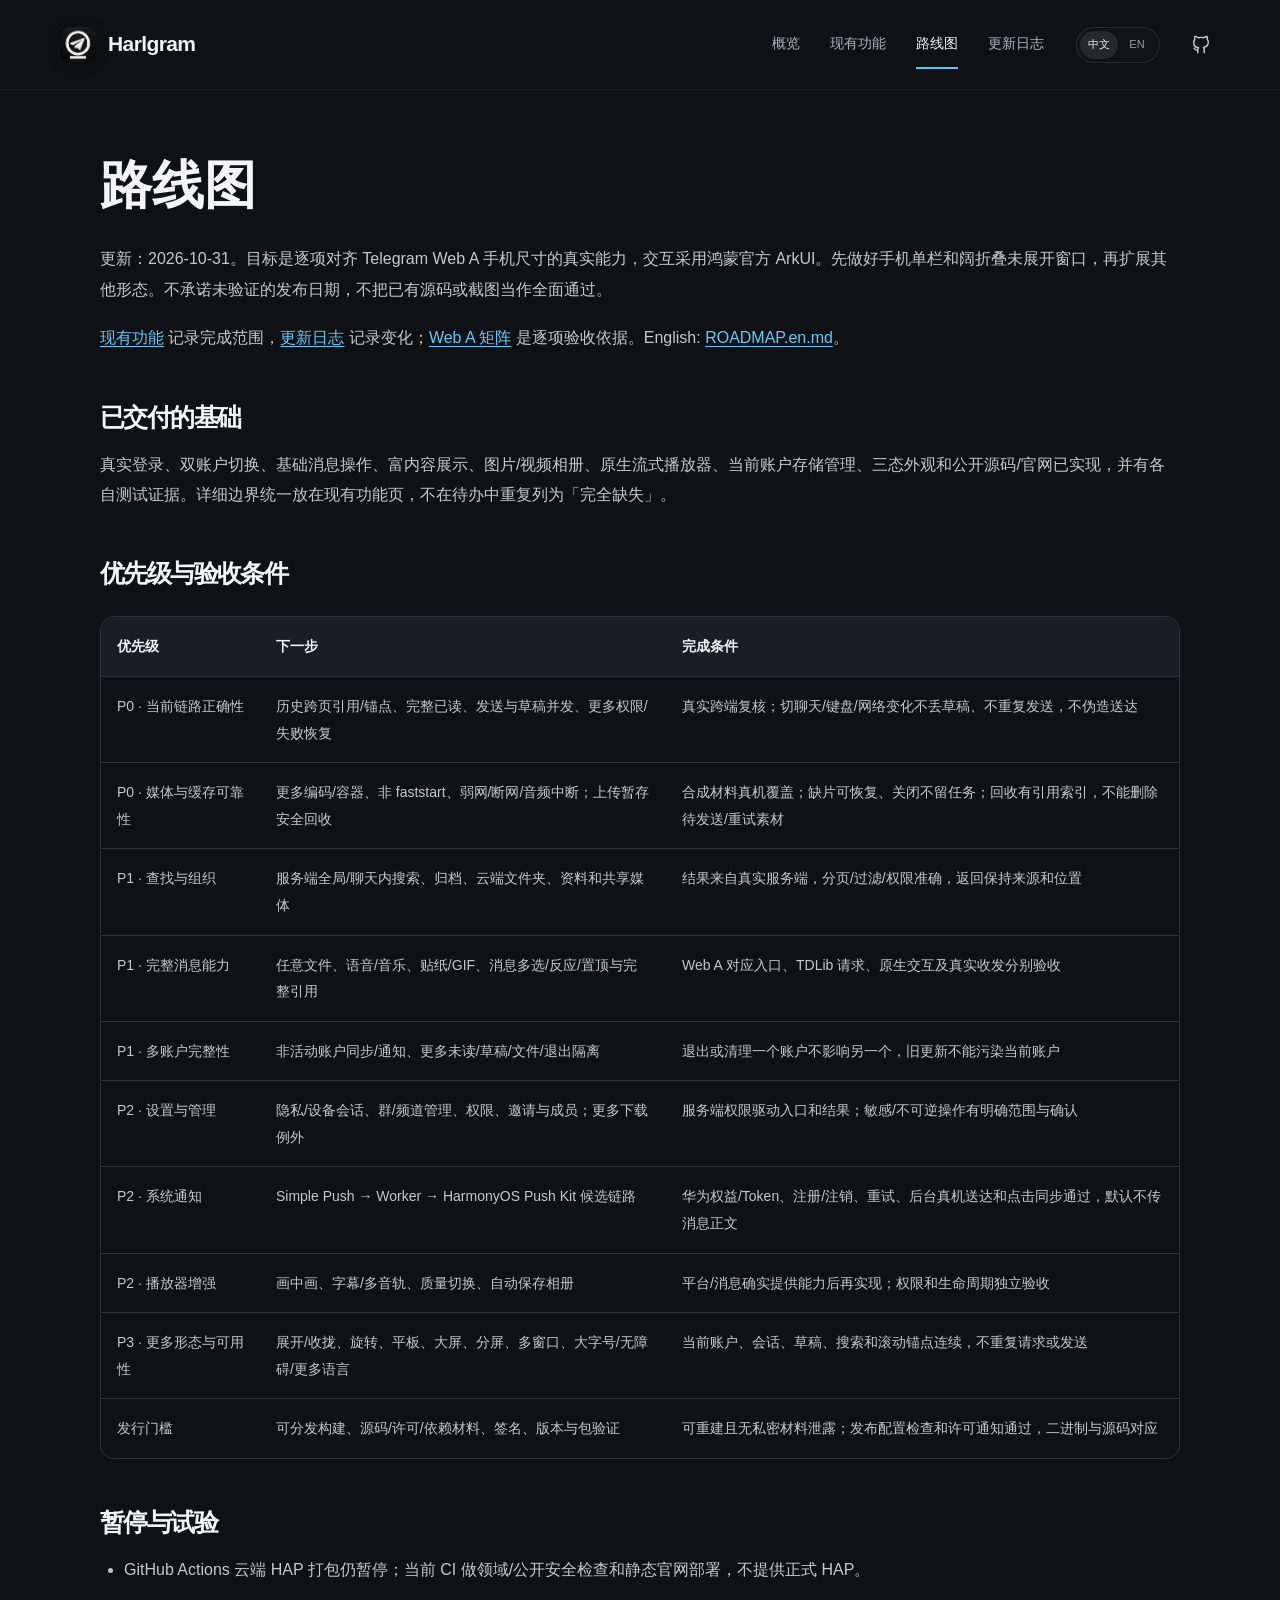
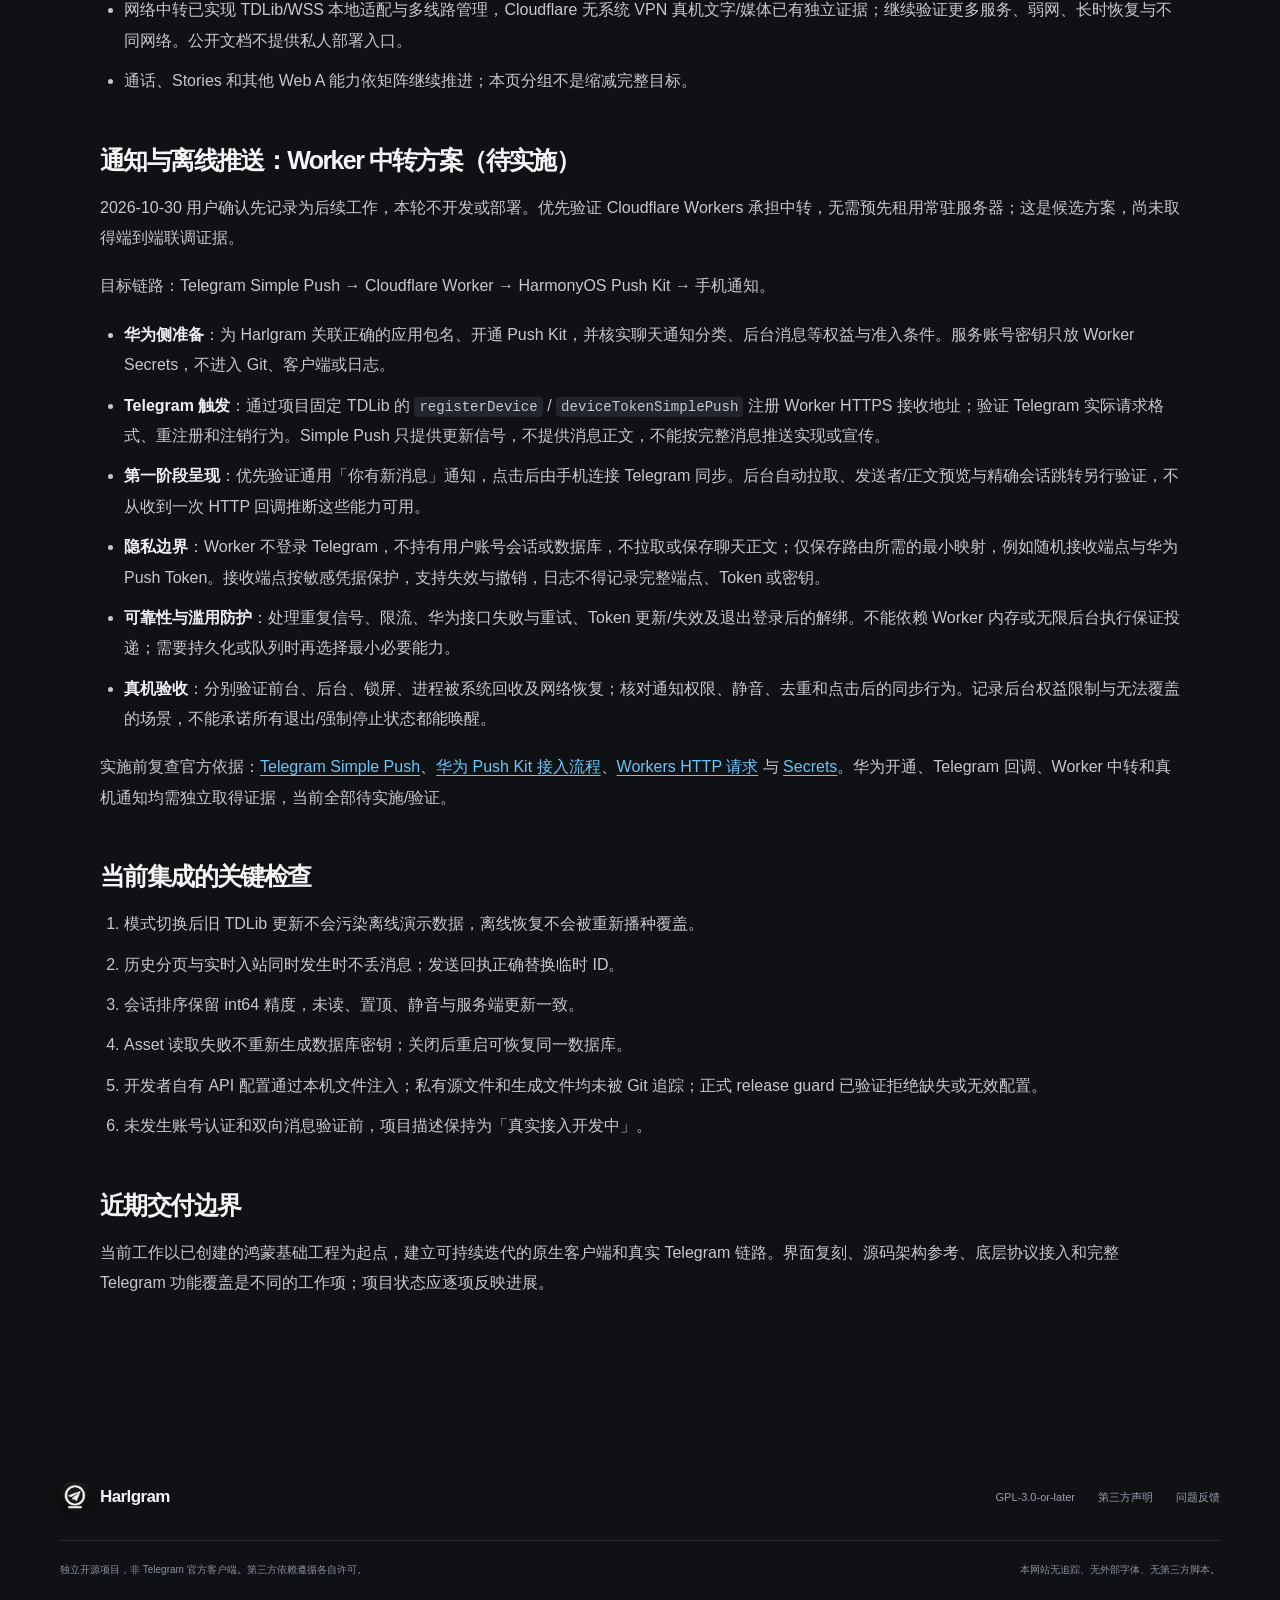
<file: website/roadmap.html>
<!doctype html>
<html lang="zh-CN">
<head>
  <meta charset="utf-8">
  <meta name="viewport" content="width=device-width, initial-scale=1">
  <meta name="theme-color" content="#101114">
  <meta name="description" content="Harlgram 路线图：实现范围、验证与后续计划。">
  <meta property="og:type" content="website">
  <meta property="og:title" content="路线图 | Harlgram">
  <meta property="og:description" content="Harlgram 路线图：实现范围、验证与后续计划。">
  <meta property="og:url" content="https://garychangcn.github.io/harlgram/roadmap.html">
  <meta property="og:image" content="https://garychangcn.github.io/harlgram/assets/icon.png">
  <title>路线图 | Harlgram</title>
  <link rel="canonical" href="https://garychangcn.github.io/harlgram/roadmap.html">
  <link rel="sitemap" type="application/xml" href="https://garychangcn.github.io/harlgram/sitemap.xml">
  <link rel="icon" href="assets/icon.png" type="image/png">
  <link rel="stylesheet" href="styles.css">
  <script src="app.js" defer></script>
</head>
<body data-page="roadmap">
  <a class="skip-link" href="#main" data-i18n="skip">跳至内容</a>
  <svg class="icon-library" xmlns="http://www.w3.org/2000/svg" aria-hidden="true">
    <symbol id="arrow" viewBox="0 0 24 24"><path d="M5 12h14M13 6l6 6-6 6"/></symbol>
    <symbol id="external" viewBox="0 0 24 24"><path d="M7 17 17 7M7 7h10v10"/></symbol>
    <symbol id="github" viewBox="0 0 24 24"><path d="M8.5 20.5v-3c-3 .6-3-1.5-4-2m11 5v-3.8c0-1-.3-1.7-.8-2.1 2.6-.3 5.3-1.2 5.3-5.8A4.5 4.5 0 0 0 18.8 6c.1-.4.5-1.9-.1-3.2 0 0-1.1-.4-3.6 1.3a12 12 0 0 0-6.2 0C6.4 2.4 5.3 2.8 5.3 2.8 4.7 4.1 5.1 5.6 5.2 6A4.5 4.5 0 0 0 4 9.3c0 4.6 2.7 5.5 5.3 5.8-.5.4-.8 1.1-.8 2.1"/></symbol>
    <symbol id="chat" viewBox="0 0 24 24"><path d="M20 11.5a8 8 0 0 1-8 8H5l-3 2v-10a9 9 0 0 1 18 0Z"/><path d="M7 10h8M7 14h5"/></symbol>
    <symbol id="key" viewBox="0 0 24 24"><circle cx="8" cy="9" r="5"/><path d="m12 13 8 8m-3-3 3-3m-6 0 3-3"/></symbol>
    <symbol id="edit" viewBox="0 0 24 24"><path d="m14 5 5 5M4 20l5-1 12-12a2 2 0 0 0-5-5L4 14v6ZM14 20h7"/></symbol>
    <symbol id="photo" viewBox="0 0 24 24"><rect x="3" y="3" width="18" height="18" rx="4"/><circle cx="8" cy="8" r="1.5"/><path d="m3 17 6-6 5 5 3-3 4 4"/></symbol>
    <symbol id="draft" viewBox="0 0 24 24"><path d="M14 3H6a2 2 0 0 0-2 2v14a2 2 0 0 0 2 2h12a2 2 0 0 0 2-2V9l-6-6Z"/><path d="M14 3v6h6M8 13h8M8 17h5"/></symbol>
    <symbol id="layers" viewBox="0 0 24 24"><path d="m12 3 10 5-10 5L2 8l10-5Zm-10 9 10 5 10-5M2 16l10 5 10-5"/></symbol>
    <symbol id="check" viewBox="0 0 24 24"><path d="m5 12 4 4L19 6"/></symbol>
    <symbol id="copy" viewBox="0 0 24 24"><rect x="8" y="8" width="12" height="13" rx="2"/><path d="M15 8V5a2 2 0 0 0-2-2H5a2 2 0 0 0-2 2v8a2 2 0 0 0 2 2h3"/></symbol>
  </svg>

  <header class="site-header">
    <div class="container header-inner">
      <a class="brand" href="index.html" aria-label="Harlgram"><img src="assets/icon.png" width="36" height="36" alt=""><span>Harlgram</span></a>
      <nav class="main-nav" aria-label="项目导航" data-i18n-aria="navigation">
        <a href="index.html" data-i18n="nav.home">概览</a>
        <a href="features.html" data-i18n="nav.features">现有功能</a>
        <a href="roadmap.html" aria-current="page" data-i18n="nav.roadmap">路线图</a>
        <a href="changelog.html" data-i18n="nav.changelog">更新日志</a>
      </nav>
      <div class="header-actions">
        <div class="language-switch" role="group" aria-label="语言 / Language">
          <button type="button" data-language="zh" aria-pressed="true">中文</button>
          <button type="button" data-language="en" aria-pressed="false" lang="en">EN</button>
        </div>
        <a class="github-icon" href="https://github.com/GaryChangCN/harlgram" aria-label="GitHub"><svg><use href="#github"/></svg></a>
      </div>
    </div>
  </header>

  <main id="main" class="doc-layout container">
<article class="doc-content" data-doc-language="zh" lang="zh-CN">
<h1>路线图</h1>
<p>更新：2026-10-31。目标是逐项对齐 Telegram Web A 手机尺寸的真实能力，交互采用鸿蒙官方 ArkUI。先做好手机单栏和阔折叠未展开窗口，再扩展其他形态。不承诺未验证的发布日期，不把已有源码或截图当作全面通过。</p>
<p><a href="features.html">现有功能</a> 记录完成范围，<a href="changelog.html">更新日志</a> 记录变化；<a href="https://github.com/GaryChangCN/harlgram/blob/main/docs/TELEGRAM_WEB_PARITY.md">Web A 矩阵</a> 是逐项验收依据。English: <a href="roadmap.html">ROADMAP.en.md</a>。</p>
<h2>已交付的基础</h2>
<p>真实登录、双账户切换、基础消息操作、富内容展示、图片/视频相册、原生流式播放器、当前账户存储管理、三态外观和公开源码/官网已实现，并有各自测试证据。详细边界统一放在现有功能页，不在待办中重复列为「完全缺失」。</p>
<h2>优先级与验收条件</h2>
<div class="doc-table" tabindex="0" role="region" aria-label="功能与计划表"><table>
<thead>
<tr><th scope="col">优先级</th><th scope="col">下一步</th><th scope="col">完成条件</th></tr>
</thead>
<tbody>
<tr><td>P0 · 当前链路正确性</td><td>历史跨页引用/锚点、完整已读、发送与草稿并发、更多权限/失败恢复</td><td>真实跨端复核；切聊天/键盘/网络变化不丢草稿、不重复发送，不伪造送达</td></tr>
<tr><td>P0 · 媒体与缓存可靠性</td><td>更多编码/容器、非 faststart、弱网/断网/音频中断；上传暂存安全回收</td><td>合成材料真机覆盖；缺片可恢复、关闭不留任务；回收有引用索引，不能删除待发送/重试素材</td></tr>
<tr><td>P1 · 查找与组织</td><td>服务端全局/聊天内搜索、归档、云端文件夹、资料和共享媒体</td><td>结果来自真实服务端，分页/过滤/权限准确，返回保持来源和位置</td></tr>
<tr><td>P1 · 完整消息能力</td><td>任意文件、语音/音乐、贴纸/GIF、消息多选/反应/置顶与完整引用</td><td>Web A 对应入口、TDLib 请求、原生交互及真实收发分别验收</td></tr>
<tr><td>P1 · 多账户完整性</td><td>非活动账户同步/通知、更多未读/草稿/文件/退出隔离</td><td>退出或清理一个账户不影响另一个，旧更新不能污染当前账户</td></tr>
<tr><td>P2 · 设置与管理</td><td>隐私/设备会话、群/频道管理、权限、邀请与成员；更多下载例外</td><td>服务端权限驱动入口和结果；敏感/不可逆操作有明确范围与确认</td></tr>
<tr><td>P2 · 系统通知</td><td>Simple Push → Worker → HarmonyOS Push Kit 候选链路</td><td>华为权益/Token、注册/注销、重试、后台真机送达和点击同步通过，默认不传消息正文</td></tr>
<tr><td>P2 · 播放器增强</td><td>画中画、字幕/多音轨、质量切换、自动保存相册</td><td>平台/消息确实提供能力后再实现；权限和生命周期独立验收</td></tr>
<tr><td>P3 · 更多形态与可用性</td><td>展开/收拢、旋转、平板、大屏、分屏、多窗口、大字号/无障碍/更多语言</td><td>当前账户、会话、草稿、搜索和滚动锚点连续，不重复请求或发送</td></tr>
<tr><td>发行门槛</td><td>可分发构建、源码/许可/依赖材料、签名、版本与包验证</td><td>可重建且无私密材料泄露；发布配置检查和许可通知通过，二进制与源码对应</td></tr>
</tbody>
</table></div>
<h2>暂停与试验</h2>
<ul>
<li>GitHub Actions 云端 HAP 打包仍暂停；当前 CI 做领域/公开安全检查和静态官网部署，不提供正式 HAP。</li>
<li>网络中转已实现 TDLib/WSS 本地适配与多线路管理，Cloudflare 无系统 VPN 真机文字/媒体已有独立证据；继续验证更多服务、弱网、长时恢复与不同网络。公开文档不提供私人部署入口。</li>
<li>通话、Stories 和其他 Web A 能力依矩阵继续推进；本页分组不是缩减完整目标。</li>
</ul>
<h2>通知与离线推送：Worker 中转方案（待实施）</h2>
<p>2026-10-30 用户确认先记录为后续工作，本轮不开发或部署。优先验证 Cloudflare Workers 承担中转，无需预先租用常驻服务器；这是候选方案，尚未取得端到端联调证据。</p>
<p>目标链路：Telegram Simple Push → Cloudflare Worker → HarmonyOS Push Kit → 手机通知。</p>
<ul>
<li><strong>华为侧准备</strong>：为 Harlgram 关联正确的应用包名、开通 Push Kit，并核实聊天通知分类、后台消息等权益与准入条件。服务账号密钥只放 Worker Secrets，不进入 Git、客户端或日志。</li>
<li><strong>Telegram 触发</strong>：通过项目固定 TDLib 的 <code>registerDevice</code> / <code>deviceTokenSimplePush</code> 注册 Worker HTTPS 接收地址；验证 Telegram 实际请求格式、重注册和注销行为。Simple Push 只提供更新信号，不提供消息正文，不能按完整消息推送实现或宣传。</li>
<li><strong>第一阶段呈现</strong>：优先验证通用「你有新消息」通知，点击后由手机连接 Telegram 同步。后台自动拉取、发送者/正文预览与精确会话跳转另行验证，不从收到一次 HTTP 回调推断这些能力可用。</li>
<li><strong>隐私边界</strong>：Worker 不登录 Telegram，不持有用户账号会话或数据库，不拉取或保存聊天正文；仅保存路由所需的最小映射，例如随机接收端点与华为 Push Token。接收端点按敏感凭据保护，支持失效与撤销，日志不得记录完整端点、Token 或密钥。</li>
<li><strong>可靠性与滥用防护</strong>：处理重复信号、限流、华为接口失败与重试、Token 更新/失效及退出登录后的解绑。不能依赖 Worker 内存或无限后台执行保证投递；需要持久化或队列时再选择最小必要能力。</li>
<li><strong>真机验收</strong>：分别验证前台、后台、锁屏、进程被系统回收及网络恢复；核对通知权限、静音、去重和点击后的同步行为。记录后台权益限制与无法覆盖的场景，不能承诺所有退出/强制停止状态都能唤醒。</li>
</ul>
<p>实施前复查官方依据：<a href="https://core.telegram.org/api/push-updates">Telegram Simple Push</a>、<a href="https://developer.huawei.com/consumer/cn/doc/doccenter-capabilities/push-gettingstart">华为 Push Kit 接入流程</a>、<a href="https://developers.cloudflare.com/workers/runtime-apis/fetch/">Workers HTTP 请求</a> 与 <a href="https://developers.cloudflare.com/workers/configuration/secrets/">Secrets</a>。华为开通、Telegram 回调、Worker 中转和真机通知均需独立取得证据，当前全部待实施/验证。</p>
<h2>当前集成的关键检查</h2>
<ol>
<li>模式切换后旧 TDLib 更新不会污染离线演示数据，离线恢复不会被重新播种覆盖。</li>
<li>历史分页与实时入站同时发生时不丢消息；发送回执正确替换临时 ID。</li>
<li>会话排序保留 int64 精度，未读、置顶、静音与服务端更新一致。</li>
<li>Asset 读取失败不重新生成数据库密钥；关闭后重启可恢复同一数据库。</li>
<li>开发者自有 API 配置通过本机文件注入；私有源文件和生成文件均未被 Git 追踪；正式 release guard 已验证拒绝缺失或无效配置。</li>
<li>未发生账号认证和双向消息验证前，项目描述保持为「真实接入开发中」。</li>
</ol>
<h2>近期交付边界</h2>
<p>当前工作以已创建的鸿蒙基础工程为起点，建立可持续迭代的原生客户端和真实 Telegram 链路。界面复刻、源码架构参考、底层协议接入和完整 Telegram 功能覆盖是不同的工作项；项目状态应逐项反映进展。</p>
</article>
<article class="doc-content" data-doc-language="en" lang="en" hidden>
<h1>Roadmap</h1>
<p>Updated: 2026-10-31. The goal is feature-by-feature Telegram Web A mobile parity with native ArkUI interactions. Single-column phones and the folded wide-fold device come first. No unverified release dates or claims of full parity.</p>
<p><a href="features.html">Features</a> describes current scope; the <a href="changelog.html">changelog</a> records changes. The detailed <a href="https://github.com/GaryChangCN/harlgram/blob/main/docs/TELEGRAM_WEB_PARITY.md">Web A matrix</a> defines acceptance. <a href="roadmap.html">中文</a>.</p>
<h2>Foundation delivered</h2>
<p>Real authentication, two-account switching, core message actions, rich display, mixed albums, progressive native video, per-account storage management, three-state appearance, source publication and the website exist with separate evidence. Their remaining boundaries are on the Features page, rather than labeling them wholly absent.</p>
<h2>Priorities and acceptance</h2>
<div class="doc-table" tabindex="0" role="region" aria-label="Features and plans table"><table>
<thead>
<tr><th scope="col">Priority</th><th scope="col">Next work</th><th scope="col">Acceptance</th></tr>
</thead>
<tbody>
<tr><td>P0 · Correctness</td><td>Cross-page reply/scroll anchors, full read semantics, concurrent drafts/sends, permissions/failure recovery</td><td>Real cross-client checks; no lost drafts, duplicate sends or fabricated delivery across chat/keyboard/network changes</td></tr>
<tr><td>P0 · Media/cache reliability</td><td>More codecs/containers, non-faststart, weak/offline networks and audio interruptions; safe upload-staging reclamation</td><td>Synthetic-device coverage; missing chunks recover, tasks stop on close; reference-aware cleanup preserves pending/retry media</td></tr>
<tr><td>P1 · Discovery/organization</td><td>Server global/in-chat search, archive, cloud folders, profiles/shared media</td><td>Genuine server results with correct paging/filtering/permissions and preserved navigation context</td></tr>
<tr><td>P1 · Complete messaging</td><td>Arbitrary files, voice/music, stickers/GIFs, selection/reactions/pinning and full replies</td><td>Web A entry, TDLib implementation, native interaction and live exchange separately accepted</td></tr>
<tr><td>P1 · Account completeness</td><td>Inactive synchronization/notifications; more unread/draft/file/logout isolation</td><td>Cleaning or logging out one account cannot affect another; stale updates cannot leak across accounts</td></tr>
<tr><td>P2 · Settings/admin</td><td>Privacy/devices, groups/channels, roles/invites/members, more download exceptions</td><td>Server-permission-driven actions and explicit scope/confirmation for sensitive changes</td></tr>
<tr><td>P2 · Notifications</td><td>Candidate Simple Push → Worker → HarmonyOS Push Kit</td><td>Entitlements/tokens, registration/revocation, retry, background delivery and tap-to-sync; no message body by default</td></tr>
<tr><td>P2 · Player enhancements</td><td>PiP, subtitles/tracks, quality selection and automatic gallery export</td><td>Implement only when platform/message capabilities exist, with independent permission/lifecycle tests</td></tr>
<tr><td>P3 · Other forms/accessibility</td><td>Folding transitions, rotation, tablet/large/split/free windows, large text, accessibility and languages</td><td>Keep account/chat/draft/search/scroll context; no duplicate requests or sends</td></tr>
<tr><td>Distribution gate</td><td>Reproducible packages, source/license/dependency records, signing/version/package checks</td><td>No private materials, release guards and notices passed, matching source and binary</td></tr>
</tbody>
</table></div>
<h2>Paused and experimental</h2>
<ul>
<li>Cloud HAP builds in GitHub Actions remain paused. CI checks domain/public safety and deploys only the static site; no official HAP is published.</li>
<li>The TDLib/WSS bridge and multiple-route manager are implemented, with independent Cloudflare messaging/media evidence on a device without VPN. Other services, weak networks and connection-limit recovery need separate acceptance. Private deployment addresses remain unpublished.</li>
<li>Calls, Stories and other Web A capabilities remain in the full matrix; these groups do not narrow that scope.</li>
</ul>
<h2>Notification candidate</h2>
<p>Telegram Simple Push may trigger a Worker that forwards a generic notification through HarmonyOS Push Kit. Huawei entitlement/token routing, registration/revocation, retry and actual background delivery still need implementation/verification. The Worker must not hold Telegram login sessions or message bodies; tapping should sync on the device. This is a roadmap design, not an operational push service.</p>
</article>
  </main>
  <footer class="site-footer container"><div class="footer-main"><a class="brand" href="index.html"><img src="assets/icon.png" alt="" width="30" height="30"><span>Harlgram</span></a><div class="footer-links"><a href="https://github.com/GaryChangCN/harlgram/blob/main/LICENSE">GPL-3.0-or-later</a><a href="https://github.com/GaryChangCN/harlgram/blob/main/THIRD_PARTY_NOTICES.md" data-i18n="footer.notices">第三方声明</a><a href="https://github.com/GaryChangCN/harlgram/issues" data-i18n="footer.issues">问题反馈</a></div></div><div class="footer-bottom"><p data-i18n="footer.disclaimer">独立开源项目，非 Telegram 官方客户端。第三方依赖遵循各自许可。</p><p data-i18n="footer.privacy">本网站无追踪、无外部字体、无第三方脚本。</p></div></footer>
</body>
</html>
</file>
<file: website/styles.css>
/* Local system fonts; all visuals render without a third-party request. */
:root {
  color-scheme:dark;
  --bg:#101114;
  --surface:#17181d;
  --text:#f2f3f5;
  --muted:#a0a3ae;
  --line:rgba(255,255,255,.1);
  --blue:#a0c8ff;
  --font:-apple-system,BlinkMacSystemFont,"Segoe UI","PingFang SC","Hiragino Sans GB","Microsoft YaHei",sans-serif;
}
* {
  box-sizing:border-box;
}
html {
  scroll-behavior:smooth;
  scroll-padding-top:100px;
}
body {
  margin:0;
  background:var(--bg);
  color:var(--text);
  font-family:var(--font);
  font-size:16px;
  line-height:1.65;
  -webkit-font-smoothing:antialiased;
}
a {
  color:inherit;
  text-decoration:none;
}
button {
  font:inherit;
  color:inherit;
}
button,a {
  -webkit-tap-highlight-color:transparent;
}
button {
  cursor:pointer;
}
img {
  max-width:100%;
  height:auto;
}
svg {
  width:22px;
  height:22px;
  fill:none;
  stroke:currentColor;
  stroke-width:1.6;
  stroke-linecap:round;
  stroke-linejoin:round;
  flex-shrink:0;
}
h1,h2,h3,p,figure {
  margin:0;
}
h1,h2,h3 {
  line-height:1.2;
}
h2 {
  font-size:clamp(30px,3.25vw,44px);
  letter-spacing:-1.6px;
  font-weight:600;
}
h3 {
  font-weight:550;
  font-size:19px;
  letter-spacing:-.35px;
}
button:focus-visible,a:focus-visible,pre:focus-visible {
  outline:2px solid var(--blue);
  outline-offset:5px;
  border-radius:6px;
}
::selection {
  background:#49678b;
  color:#fff;
}
.container {
  width:min(1160px,calc(100% - 96px));
  margin-inline:auto;
}
.icon-library {
  position:absolute;
  width:0;
  height:0;
  overflow:hidden;
}
.sr-only {
  position:absolute;
  width:1px;
  height:1px;
  padding:0;
  margin:-1px;
  overflow:hidden;
  clip:rect(0,0,0,0);
  white-space:nowrap;
  border:0;
}
.skip-link {
  position:fixed;
  top:12px;
  left:16px;
  z-index:10;
  padding:10px 18px;
  background:#fff;
  color:#111;
  transform:translateY(-160%);
  border-radius:8px;
}
.skip-link:focus {
  transform:translateY(0);
}
.site-header {
  height:90px;
  position:relative;
  z-index:2;
  border-bottom:1px solid rgba(255,255,255,.045);
}
.header-inner {
  height:100%;
  display:flex;
  align-items:center;
  gap:32px;
}
.brand {
  display:inline-flex;
  align-items:center;
  gap:12px;
  font-size:21px;
  font-weight:650;
  letter-spacing:-.6px;
  flex-shrink:0;
}
.brand img {
  border-radius:10px;
  box-shadow:0 1px 12px #0004;
}
.main-nav {
  display:flex;
  gap:30px;
  margin-left:auto;
  color:#afb2bc;
  font-size:14px;
}
.main-nav a {
  padding:10px 0;
  transition:color .2s;
}
.main-nav a:hover {
  color:#fff;
}
.header-actions {
  display:flex;
  gap:22px;
  align-items:center;
}
.language-switch {
  display:flex;
  padding:3px;
  border:1px solid var(--line);
  border-radius:99px;
  background:#ffffff04;
}
.language-switch button {
  font-size:11px;
  border:0;
  background:transparent;
  color:#9599a5;
  min-width:38px;
  height:28px;
  border-radius:99px;
  padding:0 8px;
}
.language-switch button[aria-pressed=true] {
  color:#f2f2f5;
  background:#ffffff16;
  box-shadow:0 1px 3px #0003;
}
.github-icon {
  display:flex;
  padding:8px;
  color:#c7cad3;
}
.github-icon:hover {
  color:#fff;
}
.hero {
  display:grid;
  grid-template-columns:1.12fr 1fr;
  align-items:center;
  gap:36px;
  padding-top:80px;
  padding-bottom:83px;
  min-height:770px;
}
.hero-copy {
  position:relative;
  z-index:1;
  padding-bottom:10px;
}
.eyebrow {
  font-size:10px;
  font-weight:650;
  letter-spacing:2.2px;
  color:#a9adba;
  display:flex;
  align-items:center;
  gap:10px;
}
.status-dot {
  height:6px;
  width:6px;
  border-radius:100%;
  background:#c9dcfa;
  box-shadow:0 0 14px #aacfff80;
}
.hero h1 {
  font-size:clamp(42px,5vw,65px);
  font-weight:620;
  letter-spacing:-3px;
  line-height:1.25;
  margin-top:30px;
  white-space:nowrap;
}
.silver-text {
  background:linear-gradient(105deg,#f3f4f8 10%,#9298a9 95%);
  background-clip:text;
  -webkit-background-clip:text;
  color:transparent;
}
.hero-description {
  font-size:17px;
  color:var(--muted);
  line-height:1.9;
  max-width:460px;
  margin-top:24px;
}
.hero-actions {
  display:flex;
  align-items:center;
  gap:12px;
  margin-top:33px;
}
.button {
  display:inline-flex;
  align-items:center;
  justify-content:center;
  gap:10px;
  min-height:48px;
  padding:12px 19px;
  border:1px solid transparent;
  border-radius:10px;
  font-size:14px;
  font-weight:550;
  transition:transform .2s,background .2s,box-shadow .2s;
  white-space:nowrap;
}
.button svg {
  width:18px;
  height:18px;
}
.button-primary {
  color:#191b21;
  background:linear-gradient(160deg,#fff,#d5d8df);
  box-shadow:0 2px 1px #fff4 inset,0 5px 20px #0003;
  border-color:#e6e9f0;
}
.button-primary:hover {
  transform:translateY(-2px);
  box-shadow:0 2px 1px #fff4 inset,0 8px 26px #0005;
}
.button-secondary {
  border-color:#ffffff20;
  background:#ffffff03;
  color:#d5d7de;
}
.button-secondary:hover {
  background:#ffffff0a;
  transform:translateY(-2px);
}
.button-arrow {
  margin-left:5px;
}
.hero-note {
  display:flex;
  align-items:center;
  gap:8px;
  font-size:11px;
  color:#8c919f;
  margin-top:19px;
}
.small-dot {
  display:inline-block;
  width:4px;
  height:4px;
  border-radius:50%;
  background:#868e9e;
  flex-shrink:0;
}
.hero-stack {
  display:flex;
  gap:18px;
  color:#747b8a;
  font-size:10px;
  letter-spacing:.6px;
  margin-top:61px;
}
.hero-stack span+span:before {
  content:"/";
  color:#454a56;
  margin-right:18px;
}
.hero-visual {
  position:relative;
  isolation:isolate;
  display:flex;
  flex-direction:column;
  align-items:center;
  justify-content:center;
  padding:15px 30px;
}
.hero-visual:before {
  content:"";
  position:absolute;
  z-index:-2;
  inset:-50px -40px;
  background:radial-gradient(ellipse at center,rgba(135,153,193,.15),transparent 65%);
  pointer-events:none;
}
.orbit {
  position:absolute;
  z-index:-1;
  border:1px solid #ffffff06;
  border-radius:50%;
  pointer-events:none;
}
.orbit-one {
  width:490px;
  height:490px;
  transform:rotate(-18deg) scaleY(.83);
}
.orbit-two {
  width:620px;
  height:620px;
  transform:rotate(-18deg) scaleY(.83);
}
.hero-visual figcaption {
  display:flex;
  align-items:center;
  gap:8px;
  color:#7e8595;
  font-size:10px;
  letter-spacing:.5px;
  margin-top:30px;
}
.caption-line {
  height:1px;
  width:20px;
  background:#697386;
}
.foundation-strip {
  border-top:1px solid var(--line);
  border-bottom:1px solid var(--line);
  background:#ffffff01;
}
.foundation-inner {
  min-height:81px;
  display:flex;
  align-items:center;
  justify-content:space-between;
  gap:30px;
}
.foundation-inner p {
  font-size:12px;
  color:#858b99;
}
.foundation-inner>div {
  display:flex;
  align-items:center;
  gap:24px;
  color:#b5bac7;
  font-size:10px;
  font-weight:600;
  letter-spacing:1.6px;
}
.foundation-inner i {
  width:3px;
  height:3px;
  background:#494f5c;
  border-radius:50%;
}
.section {
  padding-top:112px;
  padding-bottom:6px;
}
.section-heading {
  display:flex;
  align-items:flex-end;
  justify-content:space-between;
  gap:50px;
  margin-bottom:42px;
}
.section-heading h2 {
  margin-top:17px;
}
.section-heading>p {
  max-width:310px;
  font-size:13px;
  color:var(--muted);
  line-height:1.9;
  padding-bottom:3px;
}
.features-grid {
  display:grid;
  grid-template-columns:repeat(3,1fr);
  gap:16px;
}
.feature-card {
  padding:30px 27px 27px;
  background:linear-gradient(130deg,#ffffff04,#ffffff01);
  border:1px solid var(--line);
  border-radius:16px;
  transition:background .2s,border-color .2s;
}
.feature-card:hover {
  background:#ffffff04;
  border-color:#ffffff23;
}
.feature-icon {
  width:27px;
  height:27px;
  color:#c8d0df;
  stroke-width:1.3;
  margin-bottom:25px;
}
.feature-card h3 {
  margin-bottom:13px;
}
.feature-card p {
  font-size:13px;
  color:var(--muted);
  line-height:1.9;
  min-height:75px;
}
.feature-detail {
  display:block;
  color:#6f7b90;
  font-size:10px;
  margin-top:24px;
  letter-spacing:.1px;
}
.text-link {
  display:inline-flex;
  align-items:center;
  gap:8px;
  color:#c4d5ef;
  font-size:12px;
  font-weight:500;
  line-height:1.6;
}
.text-link svg {
  width:17px;
  height:17px;
  transition:transform .2s;
}
.text-link:hover svg {
  transform:translate(2px,-1px);
}
.text-link:hover {
  color:#fff;
}
.progress-layout {
  display:grid;
  grid-template-columns:1.06fr 1fr;
  gap:80px;
  align-items:center;
}
.milestones {
  display:flex;
  flex-direction:column;
  gap:39px;
  padding:13px 0;
}
.milestone {
  position:relative;
  display:flex;
  gap:23px;
}
.milestone:not(:last-child):before {
  content:"";
  position:absolute;
  top:35px;
  bottom:-40px;
  left:16px;
  width:1px;
  background:linear-gradient(#454c5d,#2a2e39);
}
.milestone-marker {
  border:1px solid #4a5261;
  flex:0 0 34px;
  width:34px;
  height:34px;
  display:flex;
  align-items:center;
  justify-content:center;
  border-radius:50%;
  background:#20242d;
  color:#c1d8f5;
}
.milestone-marker svg {
  width:16px;
  height:16px;
}
.marker-current {
  border-color:#5c749d;
  background:#212d41;
  box-shadow:0 0 0 5px #a3c6ff06;
}
.marker-current>span {
  width:6px;
  height:6px;
  border-radius:50%;
  background:#c7dcff;
}
.marker-next {
  color:#777f91;
  font-size:10px;
  border-style:dashed;
  background:var(--bg);
}
.milestone h3 {
  font-size:17px;
  margin:5px 0 11px;
}
.milestone p {
  font-size:13px;
  color:var(--muted);
  line-height:1.9;
  max-width:370px;
}
.limits-card {
  border:1px solid #ffffff0e;
  background:#ffffff03;
  border-radius:16px;
  padding:32px;
}
.outline-tag {
  display:inline-block;
  border:1px solid #8c99b445;
  border-radius:5px;
  color:#929db2;
  font-size:10px;
  padding:3px 8px;
  letter-spacing:.4px;
  margin-bottom:19px;
}
.limits-card h3 {
  font-size:21px;
  line-height:1.5;
}
.limits-card ul {
  padding-left:17px;
  margin:20px 0 25px;
  color:#959ca9;
  font-size:12px;
  line-height:1.9;
}
.limits-card li {
  padding-left:5px;
  margin:11px 0;
}
.limits-card li::marker {
  color:#56617a;
}
.engineering-section {
  margin-top:114px;
  padding:90px 0;
  background:linear-gradient(145deg,#17191f,#121419);
  border-top:1px solid var(--line);
  border-bottom:1px solid var(--line);
}
.engineering-layout {
  display:grid;
  grid-template-columns:1fr 1fr;
  gap:90px;
  align-items:center;
}
.engineering-copy h2 {
  margin:20px 0 22px;
  max-width:400px;
  line-height:1.3;
}
.engineering-copy>p:not(.eyebrow) {
  font-size:14px;
  line-height:1.95;
  color:var(--muted);
  max-width:410px;
  margin-bottom:25px;
}
.architecture {
  padding:7px 0;
}
.architecture-layer {
  display:flex;
  align-items:center;
  gap:19px;
  padding:20px 21px;
  border:1px solid #ffffff0f;
  border-radius:10px;
  margin:9px 0;
  background:linear-gradient(105deg,#ffffff04,#ffffff01);
  box-shadow:0 3px 9px #00000008;
}
.layer-index {
  color:#5d697e;
  font-size:10px;
  font-family:monospace;
}
.architecture-layer>div {
  display:flex;
  flex-direction:column;
  gap:4px;
}
.architecture-layer strong {
  font-size:14px;
  font-weight:500;
  letter-spacing:.15px;
}
.architecture-layer>div>span {
  font-size:11px;
  color:#858f9f;
}
.layer-file {
  margin-left:auto;
  color:#687385;
  font-family:monospace;
  font-size:10px;
  white-space:nowrap;
}
.ai-card {
  display:flex;
  gap:25px;
  align-items:center;
  margin-top:53px;
  padding:26px 30px;
  border:1px solid #ffffff0e;
  border-radius:12px;
  background:#ffffff02;
}
.ai-mark {
  font:300 28px/1 monospace;
  letter-spacing:4px;
  color:#616c7f;
  white-space:nowrap;
}
.ai-mark span {
  font-size:21px;
  color:#b5bfd2;
  letter-spacing:-1px;
  vertical-align:3px;
  margin-right:4px;
}
.ai-card h3 {
  font-size:16px;
  margin-bottom:10px;
}
.ai-card p {
  font-size:12px;
  line-height:1.9;
  color:#9099aa;
  max-width:690px;
}
.ai-card>.text-link {
  margin-left:auto;
  flex-shrink:0;
}
.develop-layout {
  display:grid;
  grid-template-columns:.92fr 1.08fr;
  gap:85px;
  align-items:center;
  padding-bottom:114px;
}
.develop-copy h2 {
  margin-top:19px;
}
.develop-copy>p:not(.eyebrow) {
  font-size:14px;
  color:var(--muted);
  line-height:1.9;
  margin:22px 0;
}
.setup-notes {
  padding-left:20px;
  font-size:12px;
  color:#8992a3;
  line-height:1.9;
  margin:24px 0 30px;
}
.setup-notes li {
  padding-left:6px;
  margin-bottom:13px;
}
.setup-notes li::marker {
  color:#bcc8db;
  font-family:monospace;
  font-size:10px;
}
.develop-copy>.button {
  font-size:12px;
  min-height:43px;
}
.terminal {
  min-width:0;
  border:1px solid #ffffff17;
  border-radius:14px;
  overflow:hidden;
  background:#0c0e12;
  box-shadow:0 15px 40px #0002;
}
.terminal-header {
  height:47px;
  display:flex;
  align-items:center;
  padding:0 18px;
  border-bottom:1px solid #ffffff09;
  gap:17px;
  background:#ffffff02;
  color:#687183;
  font-size:10px;
  letter-spacing:1px;
}
.terminal-dots {
  display:flex;
  gap:5px;
}
.terminal-dots span {
  width:6px;
  height:6px;
  border-radius:50%;
  background:#343b48;
}
.copy-button {
  margin-left:auto;
  display:flex;
  align-items:center;
  gap:5px;
  background:none;
  border:0;
  font-size:10px;
  color:#8b95a7;
  padding:7px;
  letter-spacing:0;
}
.copy-button[hidden] {
  display:none;
}
.copy-button svg {
  width:13px;
  height:13px;
}
.copy-button:hover {
  color:#fff;
}
.terminal pre {
  margin:0;
  padding:29px 24px 31px;
  overflow-x:auto;
  color:#c1ccdf;
  font:11px/2.1 ui-monospace,SFMono-Regular,Menlo,Consolas,monospace;
  tab-size:2;
  scrollbar-color:#3a414f #11141a;
}
.terminal code {
  font:inherit;
}
.terminal-footer {
  border-top:1px solid #ffffff09;
  padding:13px 23px;
  display:flex;
  align-items:center;
  gap:8px;
  color:#626d81;
  font-size:9px;
  letter-spacing:.35px;
}
.open-source-section {
  border:1px solid #ffffff14;
  border-radius:18px;
  background:radial-gradient(ellipse at 100% 0%,#46537024,transparent 65%),#ffffff02;
  padding:45px 48px;
  display:flex;
  align-items:center;
  justify-content:space-between;
  gap:40px;
}
.open-source-section h2 {
  font-size:29px;
  letter-spacing:-1px;
  margin-top:15px;
}
.open-source-section p:not(.eyebrow) {
  font-size:13px;
  color:#949eaf;
  margin-top:15px;
}
.open-source-section>.button {
  font-size:12px;
  flex-shrink:0;
}
.site-footer {
  padding-top:70px;
  padding-bottom:28px;
}
.footer-main {
  display:flex;
  align-items:center;
  justify-content:space-between;
  gap:25px;
  padding-bottom:28px;
  border-bottom:1px solid var(--line);
}
.footer-main .brand {
  font-size:17px;
  gap:10px;
}
.footer-links {
  display:flex;
  gap:23px;
  font-size:11px;
  color:#979eac;
}
.footer-links a:hover {
  color:#fff;
}
.footer-bottom {
  padding-top:21px;
  display:flex;
  justify-content:space-between;
  gap:20px;
  font-size:10px;
  color:#626b7c;
}
.reveal {
  animation:rise-in .7s both;
}
@keyframes rise-in {
  from {
    opacity:0;
    transform:translateY(15px);
  }
  to {
    opacity:1;
    transform:translateY(0);
  }
}
@media(min-width:1440px) {
  .hero {
    padding-top:100px;
    padding-bottom:100px;
    min-height:820px;
  }
  .hero h1 {
    font-size:67px;
  }
}
@media(max-width:1050px) {
  .container {
    width:calc(100% - 64px);
  }
  .hero {
    gap:15px;
    min-height:720px;
    padding-top:65px;
    padding-bottom:65px;
  }
  .hero h1 {
    font-size:49px;
    letter-spacing:-2.6px;
  }
  .hero-description {
    font-size:15px;
    max-width:390px;
  }
  .hero-visual {
    padding-inline:18px;
  }
  .orbit-one {
    width:360px;
    height:360px;
  }
  .orbit-two {
    width:440px;
    height:440px;
  }
  .hero-stack {
    font-size:9px;
    gap:10px;
  }
  .hero-stack span+span:before {
    margin-right:10px;
  }
  .foundation-inner>div {
    gap:15px;
    font-size:9px;
  }
  .features-grid {
    gap:12px;
  }
  .feature-card {
    padding:25px 21px;
  }
  .feature-card h3 {
    font-size:17px;
  }
  .feature-card p {
    font-size:12px;
    min-height:92px;
  }
  .feature-detail {
    font-size:9px;
  }
  .progress-layout {
    gap:45px;
  }
  .engineering-layout {
    gap:45px;
  }
  .develop-layout {
    gap:45px;
  }
  .ai-card {
    gap:20px;
  }
  .ai-card>.text-link {
    max-width:100px;
  }
  .section {
    padding-top:90px;
  }
  .engineering-section {
    margin-top:90px;
  }
  .footer-bottom {
    flex-direction:column;
    gap:6px;
  }
}
@media(max-width:760px) {
  .container {
    width:calc(100% - 40px);
  }
  .site-header {
    height:76px;
  }
  .header-inner {
    gap:18px;
  }
  .brand {
    font-size:18px;
    gap:9px;
  }
  .brand img {
    width:31px;
    height:31px;
  }
  .main-nav {
    gap:18px;
    font-size:12px;
  }
  .header-actions {
    gap:7px;
  }
  .github-icon {
    display:none;
  }
  .language-switch button {
    min-width:33px;
    height:26px;
  }
  .hero {
    grid-template-columns:1fr;
    text-align:center;
    gap:38px;
    padding-top:59px;
    padding-bottom:48px;
    min-height:auto;
  }
  .hero-copy {
    padding-bottom:0;
  }
  .hero .eyebrow {
    justify-content:center;
    font-size:9px;
    letter-spacing:1.7px;
  }
  .hero h1 {
    font-size:clamp(40px,7vw,56px);
    letter-spacing:-2px;
    margin-top:25px;
  }
  .hero-description {
    margin:20px auto 0;
    max-width:420px;
    font-size:14px;
    line-height:1.95;
  }
  .hero-actions {
    justify-content:center;
    margin-top:27px;
  }
  .hero-note {
    justify-content:center;
    margin-top:17px;
    font-size:10px;
  }
  .hero-stack {
    justify-content:center;
    margin-top:32px;
    gap:13px;
    font-size:9px;
  }
  .hero-stack span+span:before {
    margin-right:13px;
  }
  .hero-visual {
    padding:15px 15px 0;
  }
  .orbit-one {
    width:350px;
    height:350px;
  }
  .orbit-two {
    width:420px;
    height:420px;
    max-width:calc(100vw - 24px);
  }
  .hero-visual figcaption {
    margin-top:24px;
    font-size:9px;
  }
  .foundation-inner {
    padding-top:20px;
    padding-bottom:21px;
    min-height:auto;
    gap:14px;
    flex-direction:column;
  }
  .foundation-inner p {
    font-size:11px;
  }
  .foundation-inner>div {
    font-size:8px;
    letter-spacing:1px;
    gap:14px;
  }
  .section {
    padding-top:67px;
  }
  .section-heading {
    display:block;
    margin-bottom:27px;
  }
  .section-heading h2 {
    margin-top:15px;
  }
  .section-heading>p {
    max-width:100%;
    font-size:12px;
    margin-top:17px;
  }
  .section-heading>.text-link {
    margin-top:20px;
  }
  h2 {
    font-size:30px;
    letter-spacing:-1px;
  }
  .eyebrow {
    font-size:9px;
    letter-spacing:1.8px;
  }
  .features-grid {
    grid-template-columns:repeat(2,1fr);
    gap:12px;
  }
  .feature-card {
    padding:22px 19px 21px;
    border-radius:13px;
  }
  .feature-card h3 {
    font-size:16px;
    line-height:1.4;
    margin-bottom:11px;
  }
  .feature-icon {
    width:24px;
    height:24px;
    margin-bottom:19px;
  }
  .feature-card p {
    font-size:12px;
    min-height:0;
  }
  .feature-detail {
    margin-top:18px;
    font-size:9px;
  }
  .progress-layout {
    grid-template-columns:1fr;
    gap:35px;
  }
  .milestones {
    gap:28px;
    padding-right:10px;
  }
  .milestone {
    gap:18px;
  }
  .milestone h3 {
    font-size:16px;
    margin-top:6px;
  }
  .milestone p {
    font-size:12px;
    max-width:none;
  }
  .milestone:not(:last-child):before {
    bottom:-29px;
  }
  .limits-card {
    padding:25px;
    border-radius:13px;
  }
  .limits-card h3 {
    font-size:20px;
  }
  .limits-card ul {
    font-size:12px;
  }
  .engineering-section {
    margin-top:68px;
    padding:60px 0;
  }
  .engineering-layout {
    grid-template-columns:1fr;
    gap:28px;
  }
  .engineering-copy h2 {
    max-width:none;
    font-size:30px;
    margin-top:17px;
    margin-bottom:18px;
  }
  .engineering-copy>p:not(.eyebrow) {
    font-size:13px;
    max-width:none;
    margin-bottom:20px;
  }
  .architecture-layer {
    padding:17px 18px;
  }
  .architecture-layer strong {
    font-size:13px;
  }
  .architecture-layer>div>span {
    font-size:10px;
  }
  .layer-file {
    font-size:9px;
  }
  .ai-card {
    margin-top:27px;
    padding:22px;
    display:grid;
    grid-template-columns:35px 1fr;
    align-items:start;
    gap:17px;
  }
  .ai-mark {
    font-size:20px;
    letter-spacing:0;
    padding-top:3px;
  }
  .ai-mark span {
    font-size:15px;
    vertical-align:1px;
    letter-spacing:-1px;
    margin-right:1px;
  }
  .ai-card h3 {
    font-size:15px;
  }
  .ai-card p {
    font-size:11px;
  }
  .ai-card>.text-link {
    grid-column:2;
    max-width:none;
    margin-left:0;
    font-size:11px;
  }
  .develop-layout {
    grid-template-columns:1fr;
    gap:30px;
    padding-bottom:64px;
  }
  .develop-copy>p:not(.eyebrow) {
    font-size:13px;
  }
  .setup-notes {
    margin:20px 0 24px;
  }
  .terminal pre {
    font-size:10px;
    padding:24px 20px;
    line-height:2;
  }
  .terminal-footer {
    font-size:8px;
    padding:12px 18px;
  }
  .open-source-section {
    padding:30px 26px;
    display:block;
    border-radius:14px;
  }
  .open-source-section h2 {
    font-size:25px;
    line-height:1.4;
  }
  .open-source-section p:not(.eyebrow) {
    font-size:12px;
    line-height:1.8;
    margin-top:12px;
  }
  .open-source-section>.button {
    margin-top:23px;
    font-size:12px;
    min-height:44px;
  }
  .site-footer {
    padding-top:43px;
    padding-bottom:25px;
  }
  .footer-main {
    align-items:flex-start;
    gap:22px;
    flex-direction:column;
    padding-bottom:22px;
  }
  .footer-links {
    font-size:10px;
    gap:20px;
  }
  .footer-bottom {
    font-size:9px;
    line-height:1.9;
    padding-top:18px;
  }
}
@media(max-width:420px) {
  .container {
    width:calc(100% - 36px);
  }
  .header-inner {
    gap:12px;
    justify-content:space-between;
  }
  .main-nav {
    gap:14px;
    margin-left:0;
    font-size:11px;
  }
  .main-nav a:last-child {
    display:none;
  }
  .header-actions {
    gap:0;
  }
  .brand {
    font-size:17px;
  }
  .brand img {
    width:28px;
    height:28px;
  }
  .language-switch button {
    font-size:10px;
    min-width:30px;
    padding:0 6px;
  }
  .hero {
    padding-top:45px;
  }
  .hero h1 {
    font-size:39px;
    letter-spacing:-1.8px;
  }
  .hero-description {
    font-size:13px;
    padding:0 8px;
  }
  .hero-actions {
    gap:9px;
  }
  .button {
    font-size:12px;
    min-height:46px;
    padding:11px 14px;
  }
  .hero-stack {
    font-size:8px;
    gap:9px;
  }
  .hero-stack span+span:before {
    margin-right:9px;
  }
  .foundation-inner>div {
    gap:10px;
    font-size:7px;
  }
  .features-grid {
    grid-template-columns:1fr;
  }
  .feature-card {
    position:relative;
    padding:24px 22px 23px 69px;
  }
  .feature-icon {
    position:absolute;
    left:23px;
    top:26px;
    width:23px;
    height:23px;
  }
  .feature-card h3 {
    font-size:16px;
  }
  .feature-card p {
    font-size:12px;
  }
  .feature-detail {
    margin-top:14px;
  }
  .layer-file {
    display:none;
  }
  .hero-visual {
    padding-inline:18px;
  }
  .terminal pre {
    font-size:9px;
  }
  .footer-links {
    gap:15px;
  }
}
/* Device assets include their own illustrative hardware frame. */
.phone-shell {
  width:410px;
  max-width:100%;
  padding:0;
  border-radius:0;
  background:none;
  box-shadow:none;
  transform:none;
}
.phone-shell:after {
  display:none;
}
.app-screen {
  background:transparent;
  border-radius:0;
  aspect-ratio:auto;
  max-height:650px;
  object-fit:contain;
}
.device-heading {
  display:flex;
  justify-content:space-between;
  gap:50px;
  align-items:end;
}
.device-heading h2 {
  margin-top:17px;
  font-size:35px;
}
.device-heading>p {
  color:var(--muted);
  font-size:13px;
  line-height:1.9;
  max-width:350px;
}
.unfolded-figure {
  margin-top:34px;
  border:1px solid var(--line);
  border-radius:20px;
  padding:38px 8% 26px;
  background:radial-gradient(ellipse at 50% 45%,#8197c015,transparent 67%),#ffffff02;
  display:flex;
  flex-direction:column;
  align-items:center;
}
.unfolded-figure img {
  display:block;
  width:100%;
  max-width:820px;
  max-height:650px;
  object-fit:contain;
}
.unfolded-figure figcaption {
  text-align:center;
  font-size:10px;
  line-height:1.9;
  color:#8993a5;
  margin-top:23px;
  max-width:640px;
}
.footer-bottom {
  color:#8991a1;
}
.feature-detail {
  color:#7f8ca1;
}
main {
  overflow:clip;
}
.hero-copy,.hero-visual {
  min-width:0;
}
html[lang=en] .hero h1 {
  font-size:clamp(30px,3.65vw,50px);
  letter-spacing:-2px;
}
html[lang=en] .feature-card p {
  min-height:100px;
}
html[lang=en] .feature-detail {
  line-height:1.7;
}
html[lang=en] .section-heading>p {
  max-width:360px;
}
@media(min-width:761px) {
  .hero {
    grid-template-columns:minmax(0,1.12fr) minmax(0,1fr);
  }
}
@media(max-width:760px) {
  .phone-shell {
    width:288px;
    max-width:100%;
  }
  .hero {
    gap:26px;
  }
  .hero-stack {
    margin-top:24px;
  }
  .hero-visual {
    padding-top:8px;
  }
  .device-heading {
    display:block;
  }
  .device-heading h2 {
    font-size:29px;
  }
  .device-heading>p {
    max-width:none;
    margin-top:18px;
    font-size:12px;
  }
  .unfolded-figure {
    padding:24px 12px 20px;
    border-radius:14px;
    margin-top:26px;
  }
  .unfolded-figure figcaption {
    font-size:9px;
    margin:17px 10px 0;
  }
  html[lang=en] .hero h1 {
    font-size:clamp(26px,8.2vw,43px);
    letter-spacing:-1.4px;
  }
  html[lang=en] .feature-card p {
    min-height:0;
  }
  html[lang=en] .section-heading>p {
    max-width:none;
  }
}
@media(max-width:360px) {
  .main-nav a:nth-child(2) {
    display:none;
  }
}
@media(max-width:420px) {
  .hero {
    padding-top:38px;
  }
}
@media(prefers-reduced-motion:reduce) {
  html {
    scroll-behavior:auto;
  }
  *,*:before,*:after {
    animation:none!important;
    transition:none!important;
  }
  .button:hover {
    transform:none;
  }
  .text-link:hover svg {
    transform:none;
  }
}

/* Shared project navigation and source-generated documentation. */
.main-nav a { white-space: nowrap; padding-block: 12px; border-bottom: 2px solid transparent; }
.main-nav a[aria-current="page"] { color: var(--text, #f4f4f5); border-bottom-color: #55c7fa; }
[hidden] { display: none !important; }
.doc-layout { max-width: 1080px; padding-block: 64px 96px; }
.doc-intro { margin-bottom: 40px; color: #a6a7b0; }
.doc-content { color: #c7c8ce; font-size: 16px; line-height: 1.9; overflow-wrap: anywhere; }
.doc-content h1 { font-size: clamp(32px, 5vw, 52px); color: #f5f5f7; line-height: 1.2; margin-bottom: 28px; }
.doc-content h2 { font-size: 25px; color: #f5f5f7; margin-top: 48px; margin-bottom: 18px; }
.doc-content h3 { font-size: 20px; color: #f5f5f7; margin-top: 30px; }
.doc-content p, .doc-content ul { margin-block: 18px; }
.doc-content ul { padding-left: 24px; }
.doc-content li { margin-block: 10px; }
.doc-content a { color: #64c9fa; text-decoration: underline; text-underline-offset: 3px; }
.doc-content code { padding: 2px 5px; background: #22252d; border-radius: 4px; font-size: .88em; }
.doc-table { overflow-x: auto; margin-block: 28px; border: 1px solid #30323c; border-radius: 14px; }
.doc-content table { border-collapse: collapse; width: 100%; min-width: 680px; font-size: 14px; }
.doc-content th, .doc-content td { padding: 16px; text-align: left; border-bottom: 1px solid #30323c; vertical-align: top; min-width: 100px; }
.doc-content th { background: #1b1d24; color: #f5f5f7; }
.doc-content tr:last-child td { border-bottom: 0; }
.doc-content strong { color: #f0f0f3; }
@media (max-width: 760px) {
  .site-header { height: auto; }
  .header-inner { flex-wrap: wrap; gap: 12px; padding-top: 18px; }
  .header-actions { margin-left: auto; }
  .main-nav { display: flex; order: 3; width: 100%; margin: 0; gap: 28px; overflow-x: auto; padding-bottom: 2px; }
  .doc-layout { padding-block: 40px 64px; }
}

.main-nav a:last-child, .main-nav a:nth-child(2) { display: inline-block; }
.doc-content ol { padding-left: 24px; margin-block: 18px; }

@media (max-width:760px) { .main-nav { font-size: 14px; gap: 24px; } }
</file>
